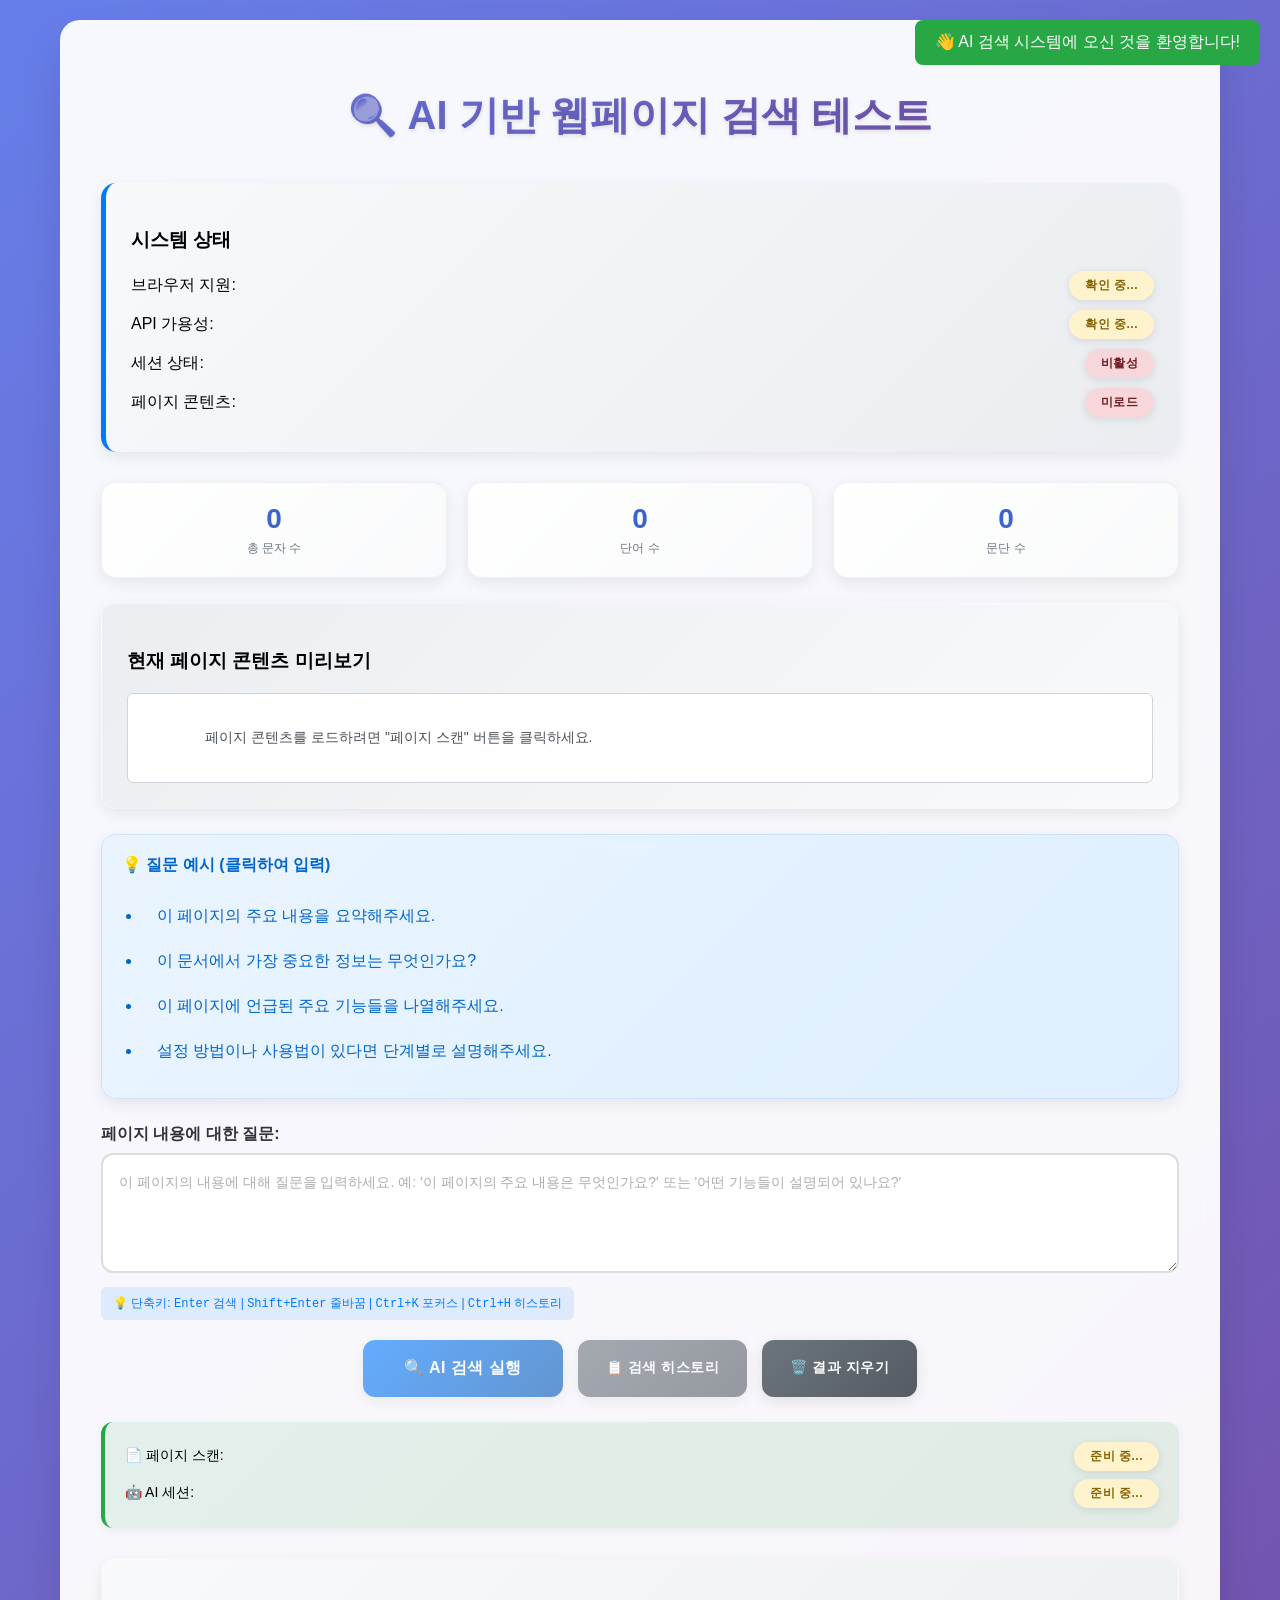
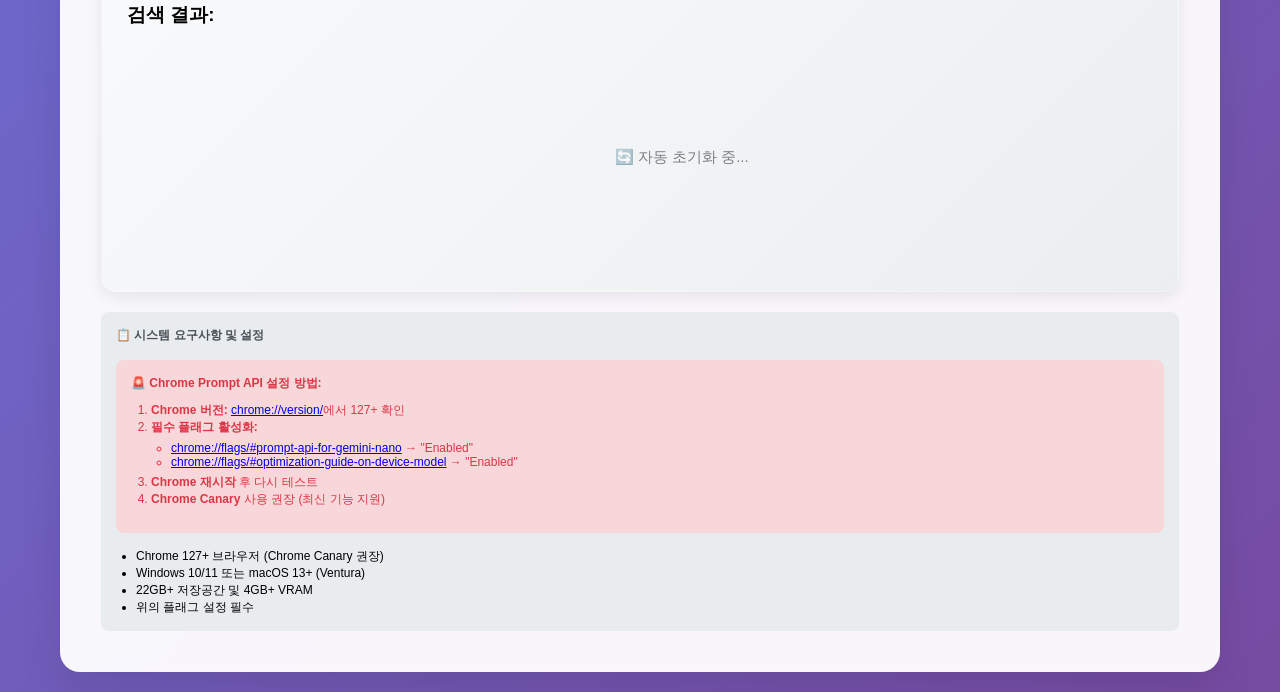
<file: ai-search-test.html>
<!DOCTYPE html>
<html lang="ko">
<head>
    <meta charset="UTF-8">
    <meta name="viewport" content="width=device-width, initial-scale=1.0">
    <title>AI 기반 웹페이지 검색 테스트</title>
    <style>
        :root {
            --primary-color: #007bff;
            --primary-hover: #0056b3;
            --success-color: #28a745;
            --success-hover: #1e7e34;
            --warning-color: #ffc107;
            --danger-color: #dc3545;
            --secondary-color: #6c757d;
            --light-bg: #f8f9fa;
            --dark-bg: #343a40;
            --text-color: #333;
            --border-color: #ddd;
            --shadow: 0 4px 6px rgba(0, 0, 0, 0.1);
            --transition: all 0.3s ease;
        }
        
        * {
            box-sizing: border-box;
        }
        
        body {
            font-family: 'Segoe UI', Tahoma, Geneva, Verdana, sans-serif;
            max-width: 1200px;
            margin: 0 auto;
            padding: 20px;
            background: linear-gradient(135deg, #667eea 0%, #764ba2 100%);
            min-height: 100vh;
            transition: var(--transition);
        }
        
        .container {
            background: rgba(255, 255, 255, 0.95);
            backdrop-filter: blur(10px);
            border-radius: 20px;
            padding: 40px;
            box-shadow: 0 20px 40px rgba(0, 0, 0, 0.1);
            border: 1px solid rgba(255, 255, 255, 0.2);
            transition: var(--transition);
        }
        
        .container:hover {
            transform: translateY(-2px);
            box-shadow: 0 25px 50px rgba(0, 0, 0, 0.15);
        }
        
        h1 {
            background: linear-gradient(135deg, #667eea, #764ba2);
            -webkit-background-clip: text;
            -webkit-text-fill-color: transparent;
            background-clip: text;
            text-align: center;
            margin-bottom: 40px;
            font-size: 2.5em;
            font-weight: 700;
            text-shadow: 0 2px 4px rgba(0, 0, 0, 0.1);
            animation: titleGlow 3s ease-in-out infinite alternate;
        }
        
        @keyframes titleGlow {
            from { filter: brightness(1); }
            to { filter: brightness(1.1); }
        }
        
        .status-section {
            background: linear-gradient(135deg, rgba(248, 249, 250, 0.9), rgba(233, 236, 239, 0.9));
            border-radius: 15px;
            padding: 25px;
            margin-bottom: 30px;
            border-left: 5px solid var(--primary-color);
            box-shadow: 0 5px 15px rgba(0, 0, 0, 0.08);
            transition: var(--transition);
        }
        
        .status-section:hover {
            transform: translateX(5px);
            box-shadow: 0 8px 25px rgba(0, 0, 0, 0.12);
        }
        
        .status-item {
            display: flex;
            justify-content: space-between;
            align-items: center;
            margin-bottom: 10px;
        }
        
        .status-badge {
            padding: 6px 16px;
            border-radius: 25px;
            font-size: 12px;
            font-weight: bold;
            transition: var(--transition);
            box-shadow: 0 2px 8px rgba(0, 0, 0, 0.1);
            text-transform: uppercase;
            letter-spacing: 0.5px;
        }
        
        .status-badge:hover {
            transform: scale(1.05);
        }
        
        .status-available {
            background: #d4edda;
            color: #155724;
        }
        
        .status-unavailable {
            background: #f8d7da;
            color: #721c24;
        }
        
        .status-checking {
            background: #fff3cd;
            color: #856404;
        }
        
        .content-section {
            background: linear-gradient(135deg, rgba(233, 236, 239, 0.9), rgba(248, 249, 250, 0.9));
            border-radius: 15px;
            padding: 25px;
            margin-bottom: 25px;
            max-height: 350px;
            overflow-y: auto;
            box-shadow: 0 5px 15px rgba(0, 0, 0, 0.08);
            backdrop-filter: blur(10px);
            border: 1px solid rgba(255, 255, 255, 0.2);
            transition: var(--transition);
        }
        
        .content-section:hover {
            box-shadow: 0 8px 25px rgba(0, 0, 0, 0.12);
        }
        
        .content-section::-webkit-scrollbar {
            width: 8px;
        }
        
        .content-section::-webkit-scrollbar-track {
            background: rgba(0, 0, 0, 0.1);
            border-radius: 10px;
        }
        
        .content-section::-webkit-scrollbar-thumb {
            background: var(--primary-color);
            border-radius: 10px;
        }
        
        .content-section::-webkit-scrollbar-thumb:hover {
            background: var(--primary-hover);
        }
        
        .content-preview {
            white-space: pre-wrap;
            word-wrap: break-word;
            font-size: 14px;
            line-height: 1.4;
            color: #495057;
            border: 1px solid #ced4da;
            border-radius: 6px;
            padding: 15px;
            background: white;
        }
        
        .search-section {
            margin-bottom: 30px;
        }
        
        .input-group {
            margin-bottom: 20px;
        }
        
        label {
            display: block;
            margin-bottom: 8px;
            font-weight: 600;
            color: #333;
        }
        
        textarea {
            width: 100%;
            padding: 16px;
            border: 2px solid var(--border-color);
            border-radius: 12px;
            font-size: 14px;
            resize: vertical;
            min-height: 120px;
            box-sizing: border-box;
            transition: var(--transition);
            background: rgba(255, 255, 255, 0.9);
            backdrop-filter: blur(5px);
            font-family: inherit;
            line-height: 1.6;
        }
        
        textarea:focus {
            outline: none;
            border-color: var(--primary-color);
            box-shadow: 0 0 0 3px rgba(0, 123, 255, 0.1);
            transform: scale(1.02);
        }
        
        textarea::placeholder {
            color: #999;
            opacity: 0.8;
        }
        
        .button-group {
            display: flex;
            gap: 15px;
            margin-bottom: 25px;
            flex-wrap: wrap;
            justify-content: center;
        }
        
        .btn-large {
            padding: 18px 36px;
            font-size: 16px;
            min-width: 200px;
            font-weight: 700;
        }
        
        .auto-init-status {
            background: linear-gradient(135deg, rgba(40, 167, 69, 0.1), rgba(34, 139, 34, 0.1));
            border-radius: 12px;
            padding: 20px;
            margin-bottom: 25px;
            border-left: 4px solid var(--success-color);
            box-shadow: 0 3px 10px rgba(0, 0, 0, 0.05);
        }
        
        .auto-init-status .status-item {
            display: flex;
            justify-content: space-between;
            align-items: center;
            margin-bottom: 8px;
            font-size: 14px;
        }
        
        .auto-init-status .status-item:last-child {
            margin-bottom: 0;
        }
        
        button {
            padding: 14px 28px;
            border: none;
            border-radius: 12px;
            font-size: 14px;
            font-weight: 600;
            cursor: pointer;
            transition: var(--transition);
            box-shadow: 0 4px 15px rgba(0, 0, 0, 0.1);
            position: relative;
            overflow: hidden;
            text-transform: uppercase;
            letter-spacing: 0.5px;
        }
        
        button::before {
            content: '';
            position: absolute;
            top: 0;
            left: -100%;
            width: 100%;
            height: 100%;
            background: linear-gradient(90deg, transparent, rgba(255, 255, 255, 0.3), transparent);
            transition: left 0.5s;
        }
        
        button:hover::before {
            left: 100%;
        }
        
        button:hover {
            transform: translateY(-2px);
            box-shadow: 0 8px 25px rgba(0, 0, 0, 0.2);
        }
        
        button:active {
            transform: translateY(0);
        }
        
        .btn-primary {
            background: linear-gradient(135deg, var(--primary-color), #0056b3);
            color: white;
        }
        
        .btn-primary:hover:not(:disabled) {
            background: linear-gradient(135deg, #0056b3, #004085);
        }
        
        .btn-secondary {
            background: linear-gradient(135deg, var(--secondary-color), #545b62);
            color: white;
        }
        
        .btn-secondary:hover:not(:disabled) {
            background: linear-gradient(135deg, #545b62, #495057);
        }
        
        .btn-success {
            background: linear-gradient(135deg, var(--success-color), #1e7e34);
            color: white;
        }
        
        .btn-success:hover:not(:disabled) {
            background: linear-gradient(135deg, #1e7e34, #155724);
        }
        
        button:disabled {
            opacity: 0.6;
            cursor: not-allowed;
        }
        
        .result-section {
            background: linear-gradient(135deg, rgba(248, 249, 250, 0.9), rgba(233, 236, 239, 0.9));
            border-radius: 15px;
            padding: 25px;
            min-height: 200px;
            box-shadow: 0 5px 15px rgba(0, 0, 0, 0.08);
            backdrop-filter: blur(10px);
            border: 1px solid rgba(255, 255, 255, 0.2);
            transition: var(--transition);
        }
        
        .result-section:hover {
            box-shadow: 0 8px 25px rgba(0, 0, 0, 0.12);
        }
        
        .result-content {
            white-space: pre-wrap;
            word-wrap: break-word;
            line-height: 1.7;
            color: var(--text-color);
            font-size: 15px;
        }
        
        .result-header {
            background: linear-gradient(135deg, var(--primary-color), #0056b3);
            color: white;
            padding: 12px 20px;
            border-radius: 10px;
            margin-bottom: 15px;
            font-weight: 600;
            display: flex;
            align-items: center;
            gap: 10px;
        }
        
        .result-actions {
            display: flex;
            gap: 10px;
            margin-top: 15px;
            padding-top: 15px;
            border-top: 1px solid rgba(0, 0, 0, 0.1);
        }
        
        .action-btn {
            padding: 8px 16px;
            font-size: 12px;
            border-radius: 20px;
            background: rgba(0, 123, 255, 0.1);
            color: var(--primary-color);
            border: 1px solid rgba(0, 123, 255, 0.2);
            cursor: pointer;
            transition: var(--transition);
        }
        
        .action-btn:hover {
            background: var(--primary-color);
            color: white;
            transform: translateY(-1px);
        }
        
        .loading {
            display: inline-block;
            width: 24px;
            height: 24px;
            border: 3px solid rgba(0, 123, 255, 0.1);
            border-top: 3px solid var(--primary-color);
            border-radius: 50%;
            animation: spin 1s linear infinite;
        }
        
        .typing-effect {
            border-right: 2px solid var(--primary-color);
            animation: blink 1s infinite;
        }
        
        @keyframes blink {
            0%, 50% { border-color: var(--primary-color); }
            51%, 100% { border-color: transparent; }
        }
        
        @keyframes spin {
            0% { transform: rotate(0deg); }
            100% { transform: rotate(360deg); }
        }
        
        .error {
            color: #dc3545;
            background: #f8d7da;
            padding: 15px;
            border-radius: 8px;
            margin: 10px 0;
        }
        
        .warning {
            color: #856404;
            background: #fff3cd;
            padding: 15px;
            border-radius: 8px;
            margin: 10px 0;
        }
        
        .success {
            color: #155724;
            background: #d4edda;
            padding: 15px;
            border-radius: 8px;
            margin: 10px 0;
        }
        
        .example-questions {
            background: linear-gradient(135deg, rgba(231, 243, 255, 0.9), rgba(219, 237, 255, 0.9));
            border-radius: 15px;
            padding: 20px;
            margin-bottom: 25px;
            box-shadow: 0 5px 15px rgba(0, 0, 0, 0.08);
            backdrop-filter: blur(10px);
            border: 1px solid rgba(0, 102, 204, 0.1);
            transition: var(--transition);
        }
        
        .example-questions:hover {
            box-shadow: 0 8px 25px rgba(0, 0, 0, 0.12);
        }
        
        .example-questions h4 {
            margin-top: 0;
            color: #0066cc;
        }
        
        .example-questions ul {
            margin-bottom: 0;
            padding-left: 20px;
        }
        
        .example-questions li {
            margin-bottom: 8px;
            cursor: pointer;
            color: #0066cc;
            padding: 8px 12px;
            border-radius: 8px;
            transition: var(--transition);
            border-left: 3px solid transparent;
        }
        
        .example-questions li:hover {
            background: rgba(0, 102, 204, 0.1);
            border-left-color: #0066cc;
            transform: translateX(5px);
            text-decoration: none;
        }
        
        .requirements {
            background: #e9ecef;
            border-radius: 8px;
            padding: 15px;
            margin-top: 20px;
            font-size: 12px;
        }
        
        .requirements h4 {
            margin-top: 0;
            color: #495057;
        }
        
        .requirements ul {
            margin-bottom: 0;
            padding-left: 20px;
        }
        
        /* 모달 스타일 */
        .modal {
            position: fixed;
            z-index: 1000;
            left: 0;
            top: 0;
            width: 100%;
            height: 100%;
            background-color: rgba(0, 0, 0, 0.5);
            backdrop-filter: blur(5px);
            animation: fadeIn 0.3s ease;
        }
        
        @keyframes fadeIn {
            from { opacity: 0; }
            to { opacity: 1; }
        }
        
        @keyframes slideIn {
            from { transform: translateX(100%); opacity: 0; }
            to { transform: translateX(0); opacity: 1; }
        }
        
        @keyframes slideOut {
            from { transform: translateX(0); opacity: 1; }
            to { transform: translateX(100%); opacity: 0; }
        }
        
        .modal-content {
            background: linear-gradient(135deg, rgba(255, 255, 255, 0.95), rgba(248, 249, 250, 0.95));
            margin: 5% auto;
            padding: 0;
            border-radius: 20px;
            width: 80%;
            max-width: 800px;
            max-height: 80vh;
            overflow: hidden;
            box-shadow: 0 20px 40px rgba(0, 0, 0, 0.2);
            backdrop-filter: blur(10px);
            border: 1px solid rgba(255, 255, 255, 0.2);
            animation: modalSlideIn 0.3s ease;
        }
        
        @keyframes modalSlideIn {
            from {
                transform: translateY(-50px);
                opacity: 0;
            }
            to {
                transform: translateY(0);
                opacity: 1;
            }
        }
        
        .modal-header {
            background: linear-gradient(135deg, var(--primary-color), #764ba2);
            color: white;
            padding: 20px 30px;
            display: flex;
            justify-content: space-between;
            align-items: center;
        }
        
        .modal-header h3 {
            margin: 0;
            font-size: 1.5em;
        }
        
        .close {
            color: white;
            font-size: 28px;
            font-weight: bold;
            cursor: pointer;
            border: none;
            background: none;
            padding: 0;
            width: 30px;
            height: 30px;
            display: flex;
            align-items: center;
            justify-content: center;
            border-radius: 50%;
            transition: var(--transition);
        }
        
        .close:hover {
            background: rgba(255, 255, 255, 0.2);
            transform: scale(1.1);
        }
        
        .history-list {
            max-height: 60vh;
            overflow-y: auto;
            padding: 20px;
        }
        
        .history-item {
            background: rgba(255, 255, 255, 0.8);
            border-radius: 12px;
            padding: 15px;
            margin-bottom: 15px;
            cursor: pointer;
            transition: var(--transition);
            border-left: 4px solid var(--primary-color);
            box-shadow: 0 2px 8px rgba(0, 0, 0, 0.05);
        }
        
        .history-item:hover {
            background: rgba(0, 123, 255, 0.1);
            transform: translateX(5px);
            box-shadow: 0 5px 15px rgba(0, 0, 0, 0.1);
        }
        
        .history-question {
            font-weight: 600;
            color: var(--primary-color);
            margin-bottom: 5px;
        }
        
        .history-time {
            font-size: 12px;
            color: #666;
            margin-bottom: 8px;
        }
        
        .history-answer-preview {
            color: #555;
            font-size: 14px;
            opacity: 0.8;
            line-height: 1.4;
        }
        
        .no-history {
            text-align: center;
            color: #666;
            font-style: italic;
            padding: 40px;
        }
        
        /* 반응형 디자인 */
        @media (max-width: 768px) {
            body {
                padding: 10px;
            }
            
            .container {
                padding: 20px;
            }
            
            .button-group {
                flex-direction: column;
            }
            
            button {
                width: 100%;
                margin-bottom: 10px;
            }
            
            .modal-content {
                width: 95%;
                margin: 10% auto;
            }
            
            .stats {
                grid-template-columns: repeat(auto-fit, minmax(120px, 1fr));
            }
        }
        
        /* 접근성 개선 */
        button:focus {
            outline: 3px solid rgba(0, 123, 255, 0.3);
            outline-offset: 2px;
        }
        
        textarea:focus {
            outline: 3px solid rgba(0, 123, 255, 0.3);
            outline-offset: 2px;
        }
        
        .history-item:focus {
            outline: 3px solid rgba(0, 123, 255, 0.3);
            outline-offset: 2px;
        }
        
        /* 키보드 내비게이션 */
        .keyboard-hint {
            background: rgba(0, 123, 255, 0.1);
            color: var(--primary-color);
            padding: 8px 12px;
            border-radius: 6px;
            font-size: 12px;
            margin-top: 10px;
            display: inline-block;
        }
        
        .stats {
            display: grid;
            grid-template-columns: repeat(auto-fit, minmax(180px, 1fr));
            gap: 20px;
            margin-bottom: 25px;
        }
        
        .stat-card {
            background: linear-gradient(135deg, rgba(255, 255, 255, 0.9), rgba(248, 249, 250, 0.9));
            border: 1px solid rgba(222, 226, 230, 0.5);
            border-radius: 15px;
            padding: 20px;
            text-align: center;
            box-shadow: 0 5px 15px rgba(0, 0, 0, 0.08);
            backdrop-filter: blur(10px);
            transition: var(--transition);
        }
        
        .stat-card:hover {
            transform: translateY(-5px);
            box-shadow: 0 15px 30px rgba(0, 0, 0, 0.15);
        }
        
        .stat-number {
            font-size: 28px;
            font-weight: 700;
            background: linear-gradient(135deg, var(--primary-color), #764ba2);
            -webkit-background-clip: text;
            -webkit-text-fill-color: transparent;
            background-clip: text;
            margin-bottom: 5px;
        }
        
        .stat-label {
            font-size: 12px;
            color: #6c757d;
            margin-top: 5px;
        }
    </style>
</head>
<body>
    <div class="container">
        <h1>🔍 AI 기반 웹페이지 검색 테스트</h1>
        
        <!-- API 상태 확인 섹션 -->
        <div class="status-section">
            <h3>시스템 상태</h3>
            <div class="status-item">
                <span>브라우저 지원:</span>
                <span id="browserStatus" class="status-badge status-checking">확인 중...</span>
            </div>
            <div class="status-item">
                <span>API 가용성:</span>
                <span id="apiStatus" class="status-badge status-checking">확인 중...</span>
            </div>
            <div class="status-item">
                <span>세션 상태:</span>
                <span id="sessionStatus" class="status-badge status-unavailable">비활성</span>
            </div>
            <div class="status-item">
                <span>페이지 콘텐츠:</span>
                <span id="contentStatus" class="status-badge status-unavailable">미로드</span>
            </div>
        </div>
        
        <!-- 콘텐츠 통계 -->
        <div class="stats">
            <div class="stat-card">
                <div class="stat-number" id="charCount">0</div>
                <div class="stat-label">총 문자 수</div>
            </div>
            <div class="stat-card">
                <div class="stat-number" id="wordCount">0</div>
                <div class="stat-label">단어 수</div>
            </div>
            <div class="stat-card">
                <div class="stat-number" id="paragraphCount">0</div>
                <div class="stat-label">문단 수</div>
            </div>
        </div>
        
        <!-- 페이지 콘텐츠 미리보기 -->
        <div class="content-section">
            <h3>현재 페이지 콘텐츠 미리보기</h3>
            <div id="contentPreview" class="content-preview">
                페이지 콘텐츠를 로드하려면 "페이지 스캔" 버튼을 클릭하세요.
            </div>
        </div>
        
        <!-- 검색 섹션 -->
        <div class="search-section">
            <div class="example-questions">
                <h4>💡 질문 예시 (클릭하여 입력)</h4>
                <ul>
                    <li onclick="setQuestion('이 페이지의 주요 내용을 요약해주세요.')">이 페이지의 주요 내용을 요약해주세요.</li>
                    <li onclick="setQuestion('이 문서에서 가장 중요한 정보는 무엇인가요?')">이 문서에서 가장 중요한 정보는 무엇인가요?</li>
                    <li onclick="setQuestion('이 페이지에 언급된 주요 기능들을 나열해주세요.')">이 페이지에 언급된 주요 기능들을 나열해주세요.</li>
                    <li onclick="setQuestion('설정 방법이나 사용법이 있다면 단계별로 설명해주세요.')">설정 방법이나 사용법이 있다면 단계별로 설명해주세요.</li>
                </ul>
            </div>
            
            <div class="input-group">
                <label for="searchQuery">페이지 내용에 대한 질문:</label>
                <textarea 
                    id="searchQuery" 
                    placeholder="이 페이지의 내용에 대해 질문을 입력하세요. 예: '이 페이지의 주요 내용은 무엇인가요?' 또는 '어떤 기능들이 설명되어 있나요?'"
                    maxlength="500"
                ></textarea>
                <div class="keyboard-hint">
                    💡 단축키: <kbd>Enter</kbd> 검색 | <kbd>Shift+Enter</kbd> 줄바꿈 | <kbd>Ctrl+K</kbd> 포커스 | <kbd>Ctrl+H</kbd> 히스토리
                </div>
            </div>
            
            <div class="button-group">
                <button id="searchBtn" class="btn-primary btn-large" disabled>🔍 AI 검색 실행</button>
                <button id="historyBtn" class="btn-secondary" disabled>📋 히스토리</button>
                <button id="clearBtn" class="btn-secondary">🗑️ 결과 지우기</button>
            </div>
            
            <!-- 자동 초기화 상태 표시 -->
            <div id="autoInitStatus" class="auto-init-status">
                <div class="status-item">
                    <span>📄 페이지 스캔:</span>
                    <span id="autoScanStatus" class="status-badge status-checking">준비 중...</span>
                </div>
                <div class="status-item">
                    <span>🤖 AI 세션:</span>
                    <span id="autoSessionStatus" class="status-badge status-checking">준비 중...</span>
                </div>
            </div>
            
            <!-- 검색 히스토리 모달 -->
            <div id="historyModal" class="modal" style="display: none;">
                <div class="modal-content">
                    <div class="modal-header">
                        <h3>📋 검색 히스토리</h3>
                        <span class="close" onclick="closeHistoryModal()">&times;</span>
                    </div>
                    <div id="historyList" class="history-list"></div>
                </div>
            </div>
        </div>
        
        <!-- 검색 결과 섹션 -->
        <div class="result-section">
            <h3>검색 결과:</h3>
            <div id="searchResult" class="result-content">
                <div style="text-align: center; padding: 20px; opacity: 0.6;">
                    🔄 자동 초기화 중...
                </div>
            </div>
        </div>
        
        <!-- 시스템 요구사항 안내 -->
        <div class="requirements">
            <h4>📋 시스템 요구사항 및 설정</h4>
            <div class="error" style="margin-bottom: 15px;">
                <strong>🚨 Chrome Prompt API 설정 방법:</strong>
                <ol style="margin: 10px 0; padding-left: 20px;">
                    <li><strong>Chrome 버전:</strong> <a href="chrome://version/" target="_blank">chrome://version/</a>에서 127+ 확인</li>
                    <li><strong>필수 플래그 활성화:</strong>
                        <ul style="margin: 5px 0;">
                            <li><a href="chrome://flags/#prompt-api-for-gemini-nano" target="_blank">chrome://flags/#prompt-api-for-gemini-nano</a> → "Enabled"</li>
                            <li><a href="chrome://flags/#optimization-guide-on-device-model" target="_blank">chrome://flags/#optimization-guide-on-device-model</a> → "Enabled"</li>
                        </ul>
                    </li>
                    <li><strong>Chrome 재시작</strong> 후 다시 테스트</li>
                    <li><strong>Chrome Canary</strong> 사용 권장 (최신 기능 지원)</li>
                </ol>
            </div>
            <ul>
                <li>Chrome 127+ 브라우저 (Chrome Canary 권장)</li>
                <li>Windows 10/11 또는 macOS 13+ (Ventura)</li>
                <li>22GB+ 저장공간 및 4GB+ VRAM</li>
                <li>위의 플래그 설정 필수</li>
            </ul>
        </div>
    </div>

    <script>
        // 전역 변수
        let session = null;
        let isProcessing = false;
        let pageContent = '';
        let searchHistory = JSON.parse(localStorage.getItem('aiSearchHistory') || '[]');
        let currentStreamController = null;
        
        // DOM 요소 참조
        const elements = {
            browserStatus: document.getElementById('browserStatus'),
            apiStatus: document.getElementById('apiStatus'),
            sessionStatus: document.getElementById('sessionStatus'),
            contentStatus: document.getElementById('contentStatus'),
            contentPreview: document.getElementById('contentPreview'),
            searchQuery: document.getElementById('searchQuery'),
            searchBtn: document.getElementById('searchBtn'),
            autoScanStatus: document.getElementById('autoScanStatus'),
            autoSessionStatus: document.getElementById('autoSessionStatus'),
            clearBtn: document.getElementById('clearBtn'),
            historyBtn: document.getElementById('historyBtn'),
            searchResult: document.getElementById('searchResult'),
            charCount: document.getElementById('charCount'),
            wordCount: document.getElementById('wordCount'),
            paragraphCount: document.getElementById('paragraphCount'),
            historyModal: document.getElementById('historyModal'),
            historyList: document.getElementById('historyList')
        };
        
        // 상태 업데이트 함수
        function updateStatus(element, status, text) {
            element.className = `status-badge status-${status}`;
            element.textContent = text;
        }
        
        // 타이핑 효과 함수
        function typeWriter(element, text, speed = 30) {
            return new Promise((resolve) => {
                element.innerHTML = '';
                element.classList.add('typing-effect');
                let i = 0;
                
                function type() {
                    if (i < text.length) {
                        element.innerHTML += text.charAt(i);
                        i++;
                        setTimeout(type, speed);
                    } else {
                        element.classList.remove('typing-effect');
                        resolve();
                    }
                }
                type();
            });
        }
        
        // 로그 출력 함수 (개선됨)
        function log(message, type = 'info', useTyping = false) {
            const timestamp = new Date().toLocaleTimeString();
            const logMessage = `[${timestamp}] ${message}`;
            
            if (type === 'error') {
                elements.searchResult.innerHTML = `<div class="error">${logMessage}</div>`;
            } else if (type === 'warning') {
                elements.searchResult.innerHTML = `<div class="warning">${logMessage}</div>`;
            } else if (type === 'success') {
                elements.searchResult.innerHTML = `<div class="success">${logMessage}</div>`;
            } else {
                if (useTyping) {
                    typeWriter(elements.searchResult, logMessage);
                } else {
                    elements.searchResult.textContent = logMessage;
                }
            }
            console.log(logMessage);
        }
        
        // 검색 히스토리 관리
        function addToHistory(question, answer) {
            const historyItem = {
                id: Date.now(),
                timestamp: new Date().toLocaleString(),
                question: question,
                answer: answer,
                pageUrl: window.location.href
            };
            
            searchHistory.unshift(historyItem);
            if (searchHistory.length > 20) {
                searchHistory = searchHistory.slice(0, 20);
            }
            
            localStorage.setItem('aiSearchHistory', JSON.stringify(searchHistory));
            updateHistoryButton();
        }
        
        function updateHistoryButton() {
            if (searchHistory.length > 0) {
                elements.historyBtn.disabled = false;
                elements.historyBtn.innerHTML = `📋 히스토리 (${searchHistory.length})`;
            } else {
                elements.historyBtn.disabled = true;
                elements.historyBtn.innerHTML = '📋 검색 히스토리';
            }
        }
        
        function showHistoryModal() {
            const historyHTML = searchHistory.map(item => `
                <div class="history-item" onclick="loadHistoryItem(${item.id})">
                    <div class="history-question">❓ ${item.question}</div>
                    <div class="history-time">${item.timestamp}</div>
                    <div class="history-answer-preview">${item.answer.substring(0, 100)}...</div>
                </div>
            `).join('');
            
            elements.historyList.innerHTML = historyHTML || '<div class="no-history">검색 히스토리가 없습니다.</div>';
            elements.historyModal.style.display = 'block';
        }
        
        function closeHistoryModal() {
            elements.historyModal.style.display = 'none';
        }
        
        function loadHistoryItem(id) {
            const item = searchHistory.find(h => h.id === id);
            if (item) {
                elements.searchQuery.value = item.question;
                elements.searchResult.innerHTML = `
                    <div class="result-header">
                        🔍 질문: ${item.question}
                        <small style="margin-left: auto; opacity: 0.8;">${item.timestamp}</small>
                    </div>
                    <div class="result-content">${item.answer}</div>
                    <div class="result-actions">
                        <button class="action-btn" onclick="copyToClipboard('${item.answer.replace(/'/g, "\\'")}')">📋 복사</button>
                        <button class="action-btn" onclick="shareResult('${item.question.replace(/'/g, "\\'")}')">🔗 공유</button>
                    </div>
                `;
                closeHistoryModal();
            }
        }
        
        // 브라우저 지원 확인 (자동화)
        async function checkBrowserSupport() {
            if (typeof LanguageModel === 'undefined') {
                updateStatus(elements.browserStatus, 'unavailable', '미지원');
                showToast('❌ Chrome 127+ 및 Prompt API 플래그 설정이 필요합니다.');
                return false;
            }
            
            if (typeof LanguageModel.availability !== 'function') {
                updateStatus(elements.browserStatus, 'unavailable', '미지원');
                showToast('❌ LanguageModel API를 찾을 수 없습니다.');
                return false;
            }

            updateStatus(elements.browserStatus, 'available', '지원됨');
            return true;
        }
        
        // API 가용성 확인 (자동화)
        async function checkApiAvailability() {
            try {
                updateStatus(elements.apiStatus, 'checking', '확인 중...');
                
                const availability = await LanguageModel.availability();
                
                if (availability === 'available') {
                    updateStatus(elements.apiStatus, 'available', '사용 가능');
                    return true;
                } else if (availability === 'downloadable') {
                    updateStatus(elements.apiStatus, 'unavailable', '다운로드 필요');
                    showToast('📦 AI 모델 다운로드가 필요합니다. 자동으로 시작됩니다...');
                    return true;
                } else if (availability === 'downloading') {
                    updateStatus(elements.apiStatus, 'checking', '다운로드 중');
                    showToast('📦 AI 모델 다운로드 중입니다. 잠시만 기다려주세요...');
                    return false;
                } else {
                    updateStatus(elements.apiStatus, 'unavailable', '사용 불가');
                    showToast('❌ API를 사용할 수 없습니다.');
                    return false;
                }
            } catch (error) {
                updateStatus(elements.apiStatus, 'unavailable', '오류');
                showToast(`❌ API 확인 오류: ${error.message}`);
                return false;
            }
        }
        
        // 페이지 콘텐츠 스캔 (자동화)
        async function scanPageContent() {
            try {
                updateStatus(elements.autoScanStatus, 'checking', '스캔 중...');
                
                // 현재 페이지의 모든 텍스트 콘텐츠 추출
                pageContent = document.body.innerText || document.body.textContent || '';
                
                // HTML 태그나 스크립트 제거를 위한 추가 정리
                pageContent = pageContent
                    .replace(/\s+/g, ' ') // 연속된 공백을 하나로
                    .replace(/\n{3,}/g, '\n\n') // 연속된 줄바꿈 정리
                    .trim();
                
                if (pageContent.length > 0) {
                    updateStatus(elements.contentStatus, 'available', '로드됨');
                    updateStatus(elements.autoScanStatus, 'available', '완료');
                    
                    // 통계 업데이트
                    const charCount = pageContent.length;
                    const wordCount = pageContent.split(/\s+/).filter(word => word.length > 0).length;
                    const paragraphCount = pageContent.split(/\n\s*\n/).filter(p => p.trim().length > 0).length;
                    
                    elements.charCount.textContent = charCount.toLocaleString();
                    elements.wordCount.textContent = wordCount.toLocaleString();
                    elements.paragraphCount.textContent = paragraphCount.toLocaleString();
                    
                    // 콘텐츠 미리보기 (처음 1000자)
                    const preview = pageContent.length > 1000 ? 
                        pageContent.substring(0, 1000) + '...\n\n[콘텐츠가 더 있습니다]' : 
                        pageContent;
                    elements.contentPreview.textContent = preview;
                    
                    return true;
                } else {
                    updateStatus(elements.contentStatus, 'unavailable', '콘텐츠 없음');
                    updateStatus(elements.autoScanStatus, 'unavailable', '실패');
                    showToast('⚠️ 페이지에서 콘텐츠를 찾을 수 없습니다.');
                    return false;
                }
            } catch (error) {
                updateStatus(elements.contentStatus, 'unavailable', '오류');
                updateStatus(elements.autoScanStatus, 'unavailable', '오류');
                showToast(`❌ 페이지 스캔 오류: ${error.message}`);
                return false;
            }
        }
        
        // 세션 초기화 (자동화)
        async function initializeSession() {
            try {
                updateStatus(elements.sessionStatus, 'checking', '초기화 중...');
                updateStatus(elements.autoSessionStatus, 'checking', '초기화 중...');
                
                // 기존 세션 정리
                if (session) {
                    try {
                        await session.destroy();
                    } catch (e) {
                        console.warn('기존 세션 정리 중 오류:', e);
                    }
                }
                
                // 새 세션 생성
                session = await LanguageModel.create();
                
                if (session) {
                    updateStatus(elements.sessionStatus, 'available', '활성');
                    updateStatus(elements.autoSessionStatus, 'available', '준비 완료');
                    
                    // 페이지 콘텐츠가 있으면 검색 버튼 활성화
                    if (pageContent.length > 0) {
                        elements.searchBtn.disabled = false;
                        showToast('✅ AI 검색 준비 완료! 이제 질문해보세요.');
                    }
                    return true;
                } else {
                    throw new Error('세션 생성 실패');
                }
            } catch (error) {
                updateStatus(elements.sessionStatus, 'unavailable', '오류');
                updateStatus(elements.autoSessionStatus, 'unavailable', '실패');
                showToast(`❌ 세션 초기화 실패: ${error.message}`);
                return false;
            }
        }
        
        // 결과 복사 함수
        function copyToClipboard(text) {
            navigator.clipboard.writeText(text).then(() => {
                showToast('📋 클립보드에 복사되었습니다!');
            }).catch(() => {
                showToast('❌ 복사에 실패했습니다.');
            });
        }
        
        // 결과 공유 함수
        function shareResult(question) {
            const shareText = `AI 검색 질문: ${question}\n페이지: ${window.location.href}`;
            if (navigator.share) {
                navigator.share({
                    title: 'AI 검색 결과',
                    text: shareText
                });
            } else {
                copyToClipboard(shareText);
                showToast('🔗 공유 링크가 클립보드에 복사되었습니다!');
            }
        }
        
        // 토스트 메시지 표시
        function showToast(message) {
            const toast = document.createElement('div');
            toast.className = 'toast';
            toast.textContent = message;
            toast.style.cssText = `
                position: fixed;
                top: 20px;
                right: 20px;
                background: var(--success-color);
                color: white;
                padding: 12px 20px;
                border-radius: 8px;
                z-index: 1000;
                animation: slideIn 0.3s ease;
            `;
            
            document.body.appendChild(toast);
            setTimeout(() => {
                toast.style.animation = 'slideOut 0.3s ease';
                setTimeout(() => document.body.removeChild(toast), 300);
            }, 3000);
        }
        
        // AI 기반 검색 실행 (개선됨)
        async function performSearch() {
            if (!session || !pageContent || isProcessing) {
                return;
            }
            
            const query = elements.searchQuery.value.trim();
            if (!query) {
                log('검색할 질문을 입력해주세요.', 'warning');
                return;
            }
            
            try {
                isProcessing = true;
                elements.searchBtn.disabled = true;
                elements.searchBtn.innerHTML = '<span class="loading"></span> 🧠 분석 중...';
                
                log(`🔍 AI 검색 실행: "${query}"`);
                
                // 로딩 애니메이션과 함께 메시지 표시
                elements.searchResult.innerHTML = `
                    <div class="result-header">
                        <span class="loading"></span>
                        AI가 페이지 내용을 분석하여 답변을 생성하고 있습니다...
                    </div>
                    <div class="result-content" style="font-style: italic; opacity: 0.7;">
                        💭 페이지 콘텐츠 분석 중...<br>
                        🧠 질문 이해 및 답변 생성 중...<br>
                        ⏳ 잠시만 기다려주세요...
                    </div>
                `;
                
                // 컨텍스트와 질문을 조합한 프롬프트 생성
                const prompt = `다음은 웹페이지의 콘텐츠입니다:

=== 페이지 콘텐츠 시작 ===
${pageContent}
=== 페이지 콘텐츠 끝 ===

위 페이지 콘텐츠를 바탕으로 다음 질문에 답변해주세요:

질문: ${query}

답변은 한국어로 작성하고, 페이지의 실제 내용을 근거로 정확하고 유용한 정보를 제공해주세요. 페이지에 관련 정보가 없다면 그렇다고 명시해주세요. 답변은 명확하고 구조화된 형식으로 작성해주세요.`;
                
                const result = await session.prompt(prompt);
                
                // 결과를 타이핑 효과와 함께 표시
                elements.searchResult.innerHTML = `
                    <div class="result-header">
                        🔍 질문: ${query}
                        <small style="margin-left: auto; opacity: 0.8;">${new Date().toLocaleString()}</small>
                    </div>
                    <div class="result-content" id="typingResult"></div>
                    <div class="result-actions">
                        <button class="action-btn" onclick="copyToClipboard('${result.replace(/'/g, "\\'")}')">📋 복사</button>
                        <button class="action-btn" onclick="shareResult('${query.replace(/'/g, "\\'")}')">🔗 공유</button>
                        <button class="action-btn" onclick="elements.searchQuery.value = ''; elements.searchQuery.focus()">🔄 새 질문</button>
                    </div>
                `;
                
                // 타이핑 효과로 결과 표시
                await typeWriter(document.getElementById('typingResult'), result, 20);
                
                // 히스토리에 추가
                addToHistory(query, result);
                
            } catch (error) {
                log(`❌ AI 검색 중 오류: ${error.message}`, 'error');
            } finally {
                isProcessing = false;
                elements.searchBtn.disabled = false;
                elements.searchBtn.innerHTML = '🔍 AI 검색 실행';
            }
        }
        
        // 결과 지우기 (개선됨)
        function clearResults() {
            elements.searchResult.innerHTML = `
                <div class="result-content" style="text-align: center; opacity: 0.6;">
                    🗑️ 결과가 지워졌습니다.<br>
                    <small>새로운 질문을 입력해보세요!</small>
                </div>
            `;
            elements.searchQuery.value = '';
            elements.searchQuery.focus();
            log('🗑️ 검색 결과를 지웠습니다.', 'info', true);
        }
        
        // 예시 질문 설정
        function setQuestion(question) {
            elements.searchQuery.value = question;
            elements.searchQuery.focus();
        }
        
        
        // 전역 함수로 노출
        window.setQuestion = setQuestion;
        window.closeHistoryModal = closeHistoryModal;
        window.loadHistoryItem = loadHistoryItem;
        window.copyToClipboard = copyToClipboard;
        window.shareResult = shareResult;
        
        // 자동 초기화 시스템
        async function autoInitialize() {
            showToast('🚀 자동 초기화를 시작합니다...');
            
            // 1. 브라우저 지원 확인
            const browserSupported = await checkBrowserSupport();
            if (!browserSupported) return false;
            
            // 2. API 가용성 확인
            const apiAvailable = await checkApiAvailability();
            if (!apiAvailable) return false;
            
            // 3. 페이지 콘텐츠 스캔
            const contentScanned = await scanPageContent();
            if (!contentScanned) return false;
            
            // 4. AI 세션 초기화
            const sessionInitialized = await initializeSession();
            if (!sessionInitialized) return false;
            
            return true;
        }
        
        // 이벤트 리스너 등록
        elements.searchBtn.addEventListener('click', performSearch);
        elements.historyBtn.addEventListener('click', showHistoryModal);
        elements.clearBtn.addEventListener('click', clearResults);
        
        // 모달 외부 클릭 시 닫기
        elements.historyModal.addEventListener('click', (e) => {
            if (e.target === elements.historyModal) {
                closeHistoryModal();
            }
        });
        
        // 키보드 단축키
        document.addEventListener('keydown', (e) => {
            // ESC로 모달 닫기
            if (e.key === 'Escape' && elements.historyModal.style.display === 'block') {
                closeHistoryModal();
            }
            
            // Ctrl+H로 히스토리 열기
            if (e.ctrlKey && e.key === 'h' && !elements.historyBtn.disabled) {
                e.preventDefault();
                showHistoryModal();
            }
            
            // Ctrl+Enter로 검색
            if (e.ctrlKey && e.key === 'Enter' && !elements.searchBtn.disabled) {
                e.preventDefault();
                performSearch();
            }
            
            // Ctrl+K로 검색창 포커스
            if (e.ctrlKey && e.key === 'k') {
                e.preventDefault();
                elements.searchQuery.focus();
            }
        });
        
        // 검색창 키보드 이벤트
        elements.searchQuery.addEventListener('keydown', (e) => {
            // Ctrl+Enter로 검색
            if (e.ctrlKey && e.key === 'Enter') {
                e.preventDefault();
                performSearch();
            }
            
            // Enter만으로도 검색 (Shift+Enter는 줄바꿈)
            if (e.key === 'Enter' && !e.shiftKey && !e.ctrlKey) {
                e.preventDefault();
                performSearch();
            }
        });
        
        // 검색창 입력 이벤트 (실시간 문자 수 체크)
        elements.searchQuery.addEventListener('input', (e) => {
            const length = e.target.value.length;
            if (length > 500) {
                showToast('⚠️ 질문이 너무 깁니다. 500자 이내로 작성해주세요.');
            }
        });
        
        // 페이지 로드 시 초기화 (자동화)
        document.addEventListener('DOMContentLoaded', async () => {
            // 히스토리 버튼 상태 업데이트
            updateHistoryButton();
            
            // 환영 메시지
            showToast('👋 AI 검색 시스템에 오신 것을 환영합니다!');
            
            // 자동 초기화 시작
            setTimeout(async () => {
                const success = await autoInitialize();
                if (success) {
                    // 검색창에 포커스
                    elements.searchQuery.focus();
                    // 간단한 사용법 표시
                    elements.searchResult.innerHTML = `
                        <div class="result-content" style="text-align: center; padding: 30px;">
                            <h3 style="color: var(--success-color); margin-bottom: 20px;">✅ 준비 완료!</h3>
                            <p style="font-size: 16px; line-height: 1.6; color: #666;">
                                이제 아래 질문 입력창에 이 페이지에 대한 질문을 입력하고<br>
                                <strong>"🔍 AI 검색 실행"</strong> 버튼을 누르세요!
                            </p>
                            <div style="margin-top: 20px; font-size: 14px; opacity: 0.8;">
                                혼: Enter 키로도 바로 검색 가능 🚀
                            </div>
                        </div>
                    `;
                }
            }, 1500);
        });
        
        // 페이지 언로드 시 세션 정리
        window.addEventListener('beforeunload', () => {
            if (session) {
                session.destroy().catch(console.warn);
            }
        });
    </script>
</body>
</html>
</file>
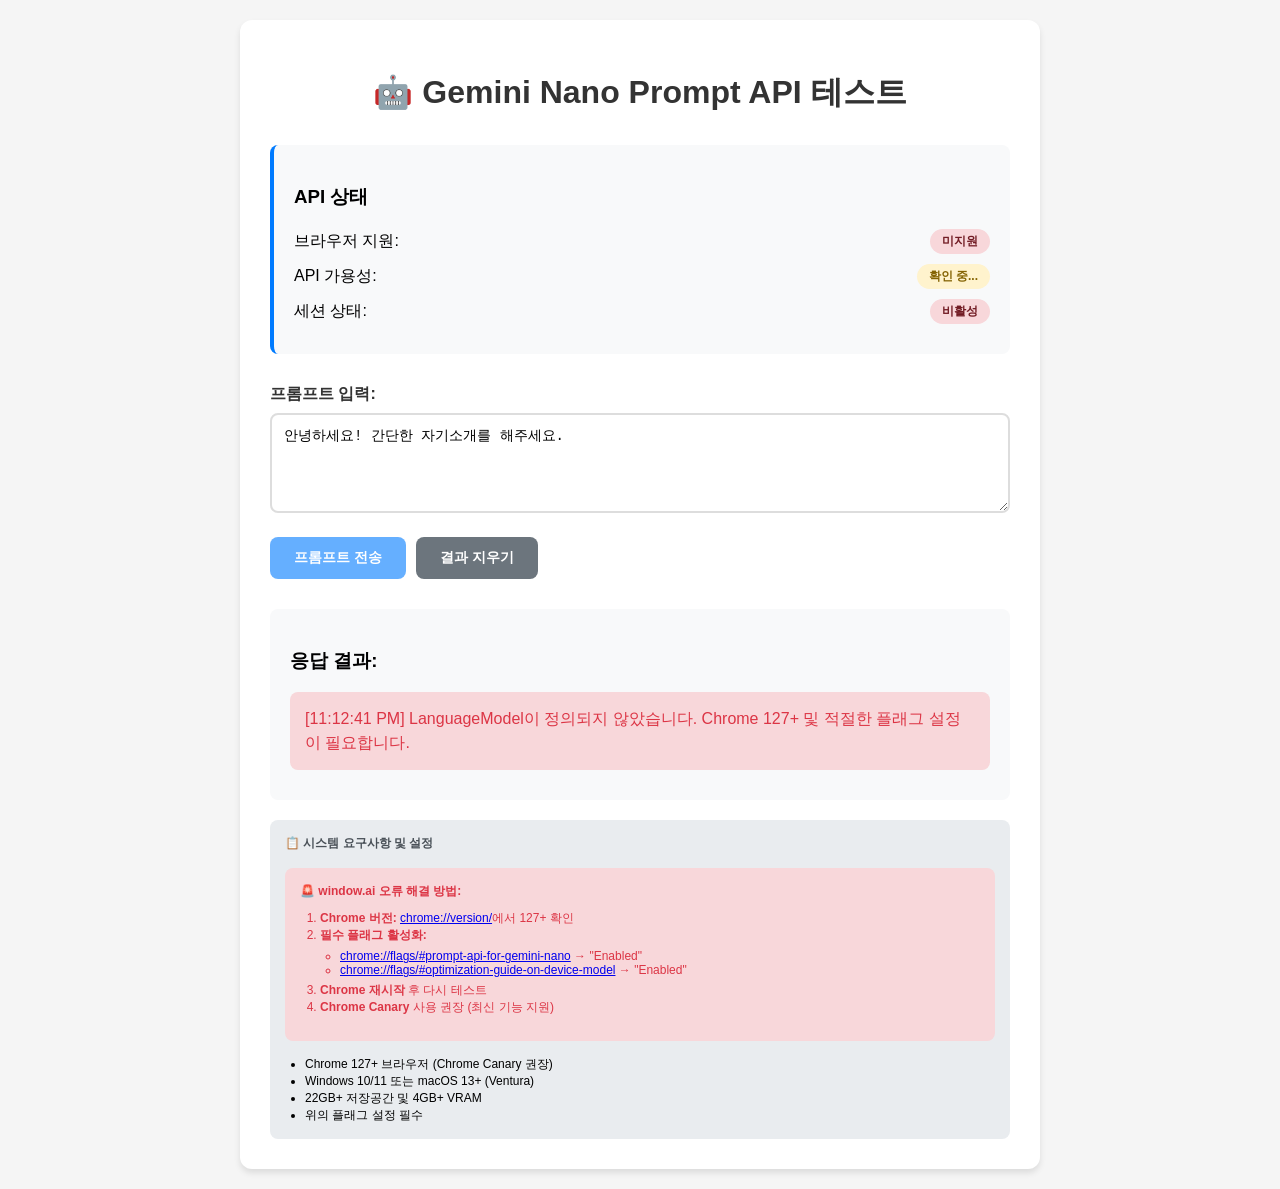
<file: gemini-nano-test.html>
<!DOCTYPE html>
<html lang="ko">
<head>
    <meta charset="UTF-8">
    <meta name="viewport" content="width=device-width, initial-scale=1.0">
    <title>Gemini Nano Prompt API 테스트</title>
    <style>
        body {
            font-family: 'Segoe UI', Tahoma, Geneva, Verdana, sans-serif;
            max-width: 800px;
            margin: 0 auto;
            padding: 20px;
            background-color: #f5f5f5;
        }
        
        .container {
            background: white;
            border-radius: 12px;
            padding: 30px;
            box-shadow: 0 4px 6px rgba(0, 0, 0, 0.1);
        }
        
        h1 {
            color: #333;
            text-align: center;
            margin-bottom: 30px;
        }
        
        .status-section {
            background: #f8f9fa;
            border-radius: 8px;
            padding: 20px;
            margin-bottom: 30px;
            border-left: 4px solid #007bff;
        }
        
        .status-item {
            display: flex;
            justify-content: space-between;
            align-items: center;
            margin-bottom: 10px;
        }
        
        .status-badge {
            padding: 4px 12px;
            border-radius: 20px;
            font-size: 12px;
            font-weight: bold;
        }
        
        .status-available {
            background: #d4edda;
            color: #155724;
        }
        
        .status-unavailable {
            background: #f8d7da;
            color: #721c24;
        }
        
        .status-checking {
            background: #fff3cd;
            color: #856404;
        }
        
        .input-section {
            margin-bottom: 30px;
        }
        
        .input-group {
            margin-bottom: 20px;
        }
        
        label {
            display: block;
            margin-bottom: 8px;
            font-weight: 600;
            color: #333;
        }
        
        textarea {
            width: 100%;
            padding: 12px;
            border: 2px solid #ddd;
            border-radius: 8px;
            font-size: 14px;
            resize: vertical;
            min-height: 100px;
            box-sizing: border-box;
        }
        
        textarea:focus {
            outline: none;
            border-color: #007bff;
        }
        
        .button-group {
            display: flex;
            gap: 10px;
            margin-bottom: 20px;
        }
        
        button {
            padding: 12px 24px;
            border: none;
            border-radius: 8px;
            font-size: 14px;
            font-weight: 600;
            cursor: pointer;
            transition: all 0.3s ease;
        }
        
        .btn-primary {
            background: #007bff;
            color: white;
        }
        
        .btn-primary:hover:not(:disabled) {
            background: #0056b3;
        }
        
        .btn-secondary {
            background: #6c757d;
            color: white;
        }
        
        .btn-secondary:hover:not(:disabled) {
            background: #545b62;
        }
        
        button:disabled {
            opacity: 0.6;
            cursor: not-allowed;
        }
        
        .output-section {
            background: #f8f9fa;
            border-radius: 8px;
            padding: 20px;
            min-height: 150px;
        }
        
        .output-content {
            white-space: pre-wrap;
            word-wrap: break-word;
            line-height: 1.5;
            color: #333;
        }
        
        .loading {
            display: inline-block;
            width: 20px;
            height: 20px;
            border: 3px solid #f3f3f3;
            border-top: 3px solid #007bff;
            border-radius: 50%;
            animation: spin 1s linear infinite;
        }
        
        @keyframes spin {
            0% { transform: rotate(0deg); }
            100% { transform: rotate(360deg); }
        }
        
        .error {
            color: #dc3545;
            background: #f8d7da;
            padding: 15px;
            border-radius: 8px;
            margin: 10px 0;
        }
        
        .warning {
            color: #856404;
            background: #fff3cd;
            padding: 15px;
            border-radius: 8px;
            margin: 10px 0;
        }
        
        .requirements {
            background: #e9ecef;
            border-radius: 8px;
            padding: 15px;
            margin-top: 20px;
            font-size: 12px;
        }
        
        .requirements h4 {
            margin-top: 0;
            color: #495057;
        }
        
        .requirements ul {
            margin-bottom: 0;
            padding-left: 20px;
        }
        
        /* 세션 초기화 버튼 숨기기 - 자동 초기화로 변경 */
        #initBtn {
            display: none;
        }
    </style>
</head>
<body>
    <div class="container">
        <h1>🤖 Gemini Nano Prompt API 테스트</h1>
        
        <!-- API 상태 확인 섹션 -->
        <div class="status-section">
            <h3>API 상태</h3>
            <div class="status-item">
                <span>브라우저 지원:</span>
                <span id="browserStatus" class="status-badge status-checking">확인 중...</span>
            </div>
            <div class="status-item">
                <span>API 가용성:</span>
                <span id="apiStatus" class="status-badge status-checking">확인 중...</span>
            </div>
            <div class="status-item">
                <span>세션 상태:</span>
                <span id="sessionStatus" class="status-badge status-unavailable">비활성</span>
            </div>
        </div>
        
        <!-- 프롬프트 입력 섹션 -->
        <div class="input-section">
            <div class="input-group">
                <label for="promptInput">프롬프트 입력:</label>
                <textarea 
                    id="promptInput" 
                    placeholder="여기에 질문이나 요청을 입력하세요. 예: '간단한 시를 써주세요' 또는 'JavaScript의 장점을 설명해주세요'"
                >안녕하세요! 간단한 자기소개를 해주세요.</textarea>
            </div>
            
            <div class="button-group">
                <button id="initBtn" class="btn-secondary">세션 초기화</button>
                <button id="sendBtn" class="btn-primary" disabled>프롬프트 전송</button>
                <button id="clearBtn" class="btn-secondary">결과 지우기</button>
            </div>
        </div>
        
        <!-- 결과 출력 섹션 -->
        <div class="output-section">
            <h3>응답 결과:</h3>
            <div id="output" class="output-content">
                API 상태를 확인하고 세션을 초기화한 후 프롬프트를 전송해보세요.
            </div>
        </div>
        
        <!-- 시스템 요구사항 안내 -->
        <div class="requirements">
            <h4>📋 시스템 요구사항 및 설정</h4>
            <div class="error" style="margin-bottom: 15px;">
                <strong>🚨 window.ai 오류 해결 방법:</strong>
                <ol style="margin: 10px 0; padding-left: 20px;">
                    <li><strong>Chrome 버전:</strong> <a href="chrome://version/" target="_blank">chrome://version/</a>에서 127+ 확인</li>
                    <li><strong>필수 플래그 활성화:</strong>
                        <ul style="margin: 5px 0;">
                            <li><a href="chrome://flags/#prompt-api-for-gemini-nano" target="_blank">chrome://flags/#prompt-api-for-gemini-nano</a> → "Enabled"</li>
                            <li><a href="chrome://flags/#optimization-guide-on-device-model" target="_blank">chrome://flags/#optimization-guide-on-device-model</a> → "Enabled"</li>
                        </ul>
                    </li>
                    <li><strong>Chrome 재시작</strong> 후 다시 테스트</li>
                    <li><strong>Chrome Canary</strong> 사용 권장 (최신 기능 지원)</li>
                </ol>
            </div>
            <ul>
                <li>Chrome 127+ 브라우저 (Chrome Canary 권장)</li>
                <li>Windows 10/11 또는 macOS 13+ (Ventura)</li>
                <li>22GB+ 저장공간 및 4GB+ VRAM</li>
                <li>위의 플래그 설정 필수</li>
            </ul>
        </div>
    </div>

    <script>
        // 전역 변수
        let session = null;
        let isProcessing = false;
        
        // DOM 요소 참조
        const elements = {
            browserStatus: document.getElementById('browserStatus'),
            apiStatus: document.getElementById('apiStatus'),
            sessionStatus: document.getElementById('sessionStatus'),
            promptInput: document.getElementById('promptInput'),
            initBtn: document.getElementById('initBtn'),
            sendBtn: document.getElementById('sendBtn'),
            clearBtn: document.getElementById('clearBtn'),
            output: document.getElementById('output')
        };
        
        // 상태 업데이트 함수
        function updateStatus(element, status, text) {
            element.className = `status-badge status-${status}`;
            element.textContent = text;
        }
        
        // 로그 출력 함수
        function log(message, type = 'info') {
            const timestamp = new Date().toLocaleTimeString();
            const logMessage = `[${timestamp}] ${message}`;
            
            if (type === 'error') {
                elements.output.innerHTML = `<div class="error">${logMessage}</div>`;
            } else if (type === 'warning') {
                elements.output.innerHTML = `<div class="warning">${logMessage}</div>`;
            } else {
                elements.output.textContent = logMessage;
            }
            console.log(logMessage);
        }
        
        // 브라우저 지원 확인
        function checkBrowserSupport() {
            log('브라우저 지원 확인 중...');
            
            if (typeof LanguageModel === 'undefined') {
                updateStatus(elements.browserStatus, 'unavailable', '미지원');
                log('LanguageModel이 정의되지 않았습니다. Chrome 127+ 및 적절한 플래그 설정이 필요합니다.', 'error');
                return false;
            }
            
            if (typeof LanguageModel.availability !== 'function') {
                updateStatus(elements.browserStatus, 'unavailable', '미지원');
                log('LanguageModel.availability 메서드를 찾을 수 없습니다.', 'error');
                return false;
            }

            updateStatus(elements.browserStatus, 'available', '지원됨');
            log('브라우저가 Prompt API를 지원합니다.');
            return true;
        }
        
        // API 가용성 확인
        async function checkApiAvailability() {
            try {
                log('API 가용성 확인 중...');
                updateStatus(elements.apiStatus, 'checking', '확인 중...');
                
                const availability = await LanguageModel.availability();
                log(`API 상태: ${availability}`);
                
                if (availability === 'available') {
                    updateStatus(elements.apiStatus, 'available', '사용 가능');
                    log('Gemini Nano API를 바로 사용할 수 있습니다.');
                    elements.initBtn.disabled = false;
                    return true;
                } else if (availability === 'downloadable') {
                    updateStatus(elements.apiStatus, 'unavailable', '다운로드 필요');
                    log('모델 다운로드가 필요합니다. 세션 생성 시 자동 다운로드됩니다.', 'warning');
                    elements.initBtn.disabled = false;
                    return true;
                } else if (availability === 'downloading') {
                    updateStatus(elements.apiStatus, 'checking', '다운로드 중');
                    log('모델 다운로드가 진행 중입니다. 잠시 후 다시 시도해주세요.', 'warning');
                    return false;
                } else {
                    updateStatus(elements.apiStatus, 'unavailable', '사용 불가');
                    log(`API를 사용할 수 없습니다: ${availability}`, 'error');
                    return false;
                }
            } catch (error) {
                updateStatus(elements.apiStatus, 'unavailable', '오류');
                log(`API 가용성 확인 중 오류: ${error.message}`, 'error');
                return false;
            }
        }
        
        // 세션 초기화
        async function initializeSession() {
            try {
                log('세션 초기화 중...');
                elements.initBtn.disabled = true;
                updateStatus(elements.sessionStatus, 'checking', '초기화 중...');
                
                // 기존 세션 정리
                if (session) {
                    try {
                        await session.destroy();
                    } catch (e) {
                        console.warn('기존 세션 정리 중 오류:', e);
                    }
                }
                
                // 새 세션 생성
                session = await LanguageModel.create();
                
                if (session) {
                    updateStatus(elements.sessionStatus, 'available', '활성');
                    elements.sendBtn.disabled = false;
                    log('세션이 성공적으로 초기화되었습니다.');
                } else {
                    throw new Error('세션 생성 실패');
                }
            } catch (error) {
                updateStatus(elements.sessionStatus, 'unavailable', '오류');
                log(`세션 초기화 실패: ${error.message}`, 'error');
            } finally {
                elements.initBtn.disabled = false;
            }
        }
        
        // 프롬프트 전송
        async function sendPrompt() {
            if (!session || isProcessing) {
                return;
            }
            
            const prompt = elements.promptInput.value.trim();
            if (!prompt) {
                log('프롬프트를 입력해주세요.', 'warning');
                return;
            }
            
            try {
                isProcessing = true;
                elements.sendBtn.disabled = true;
                elements.sendBtn.innerHTML = '<span class="loading"></span> 처리 중...';
                
                log(`프롬프트 전송: "${prompt}"`);
                elements.output.innerHTML = '<div class="loading"></div> AI가 응답을 생성하고 있습니다...';
                
                const result = await session.prompt(prompt);
                
                log('응답 받음:');
                elements.output.textContent = result;
                
            } catch (error) {
                log(`프롬프트 처리 중 오류: ${error.message}`, 'error');
            } finally {
                isProcessing = false;
                elements.sendBtn.disabled = false;
                elements.sendBtn.textContent = '프롬프트 전송';
            }
        }
        
        // 결과 지우기
        function clearOutput() {
            elements.output.textContent = '결과가 지워졌습니다.';
            log('출력 결과를 지웠습니다.');
        }
        
        // 이벤트 리스너 등록
        elements.initBtn.addEventListener('click', initializeSession);
        elements.sendBtn.addEventListener('click', sendPrompt);
        elements.clearBtn.addEventListener('click', clearOutput);
        
        // Enter 키로 전송 (Ctrl+Enter)
        elements.promptInput.addEventListener('keydown', (e) => {
            if (e.ctrlKey && e.key === 'Enter') {
                e.preventDefault();
                sendPrompt();
            }
        });
        
        // 페이지 로드 시 초기화
        document.addEventListener('DOMContentLoaded', async () => {
            log('Gemini Nano Prompt API 테스트 앱을 시작합니다.');
            
            // 브라우저 지원 확인
            if (checkBrowserSupport()) {
                // API 가용성 확인
                const apiAvailable = await checkApiAvailability();
                // API가 사용 가능하면 자동으로 세션 초기화
                if (apiAvailable) {
                    await initializeSession();
                }
            }
        });
        
        // 페이지 언로드 시 세션 정리
        window.addEventListener('beforeunload', () => {
            if (session) {
                session.destroy().catch(console.warn);
            }
        });
    </script>
</body>
</html>
</file>
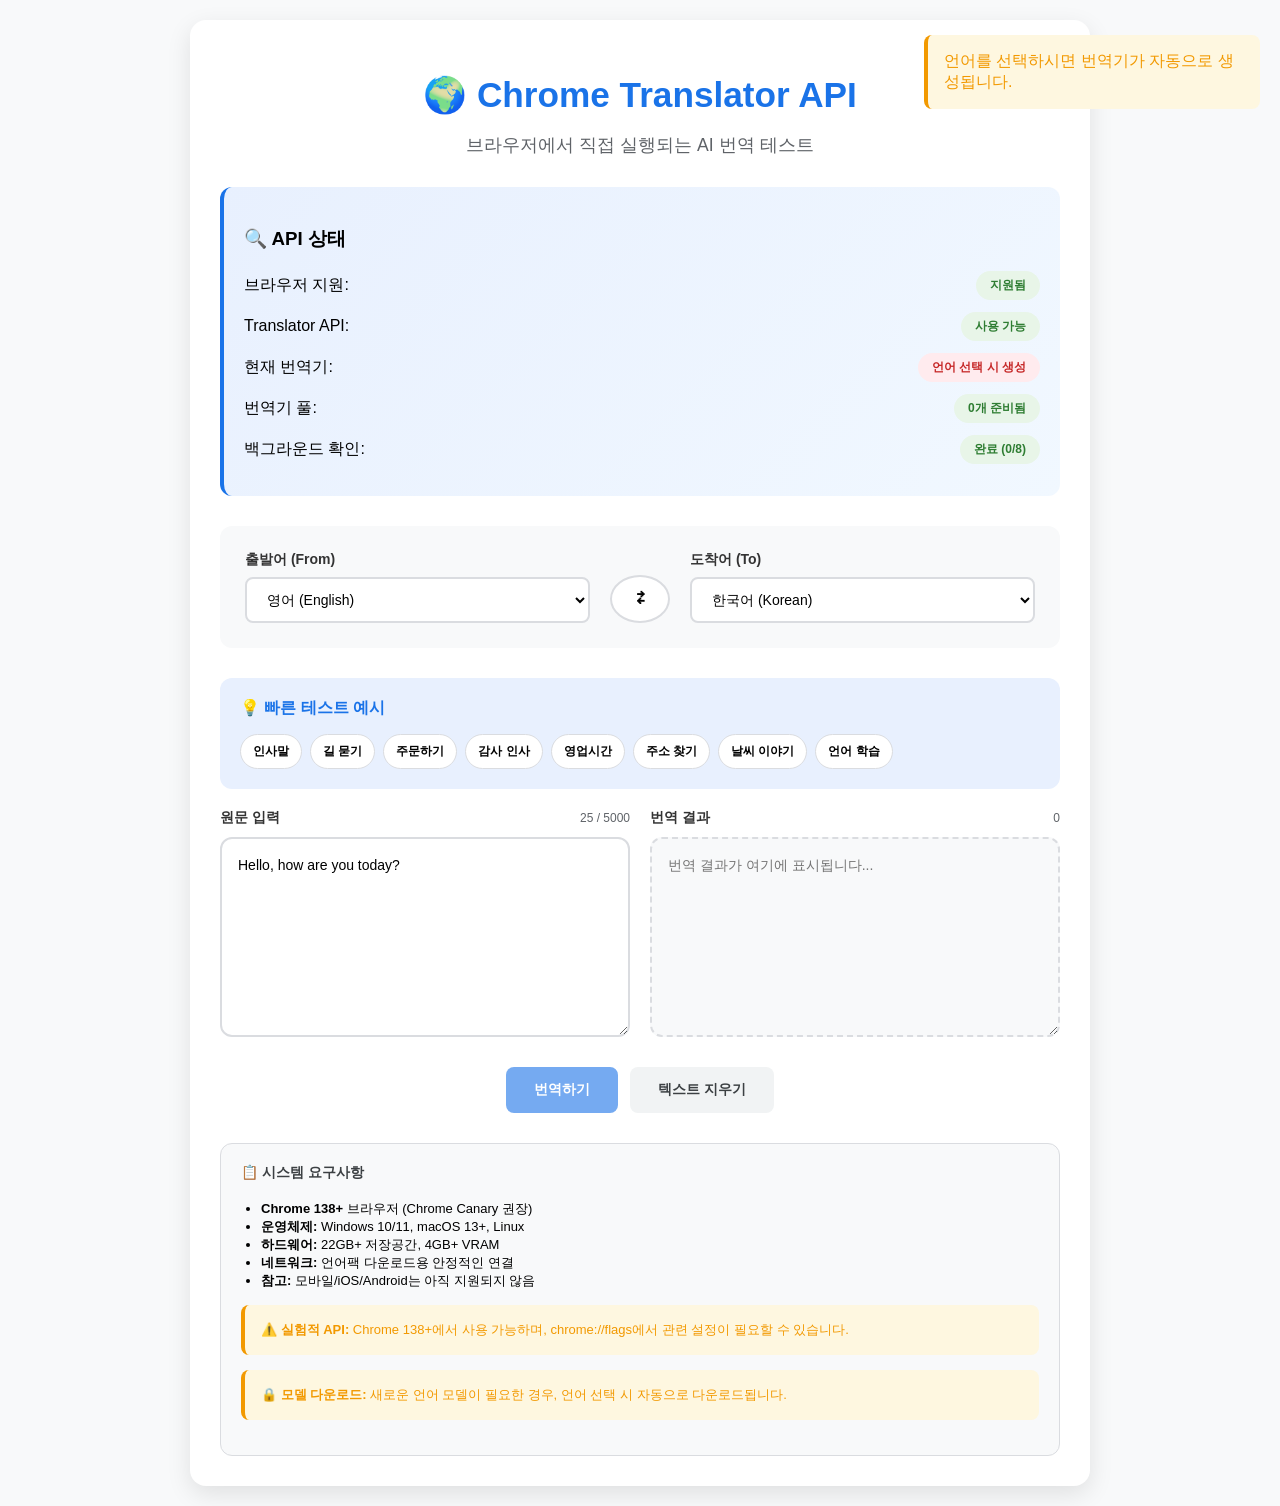
<file: translator-test.html>
<!DOCTYPE html>
<html lang="ko">
<head>
    <meta charset="UTF-8">
    <meta name="viewport" content="width=device-width, initial-scale=1.0">
    <title>Chrome Translator API 테스트</title>
    <style>
        body {
            font-family: 'Segoe UI', Tahoma, Geneva, Verdana, sans-serif;
            max-width: 900px;
            margin: 0 auto;
            padding: 20px;
            background-color: #f8f9fa;
        }
        
        .container {
            background: white;
            border-radius: 16px;
            padding: 30px;
            box-shadow: 0 8px 24px rgba(0, 0, 0, 0.1);
        }
        
        h1 {
            color: #1a73e8;
            text-align: center;
            margin-bottom: 10px;
            font-size: 2.2em;
        }
        
        .subtitle {
            text-align: center;
            color: #5f6368;
            margin-bottom: 30px;
            font-size: 1.1em;
        }
        
        .status-section {
            background: linear-gradient(135deg, #e8f0fe 0%, #f1f8ff 100%);
            border-radius: 12px;
            padding: 20px;
            margin-bottom: 30px;
            border-left: 4px solid #1a73e8;
        }
        
        .status-item {
            display: flex;
            justify-content: space-between;
            align-items: center;
            margin-bottom: 12px;
        }
        
        .status-badge {
            padding: 6px 14px;
            border-radius: 20px;
            font-size: 12px;
            font-weight: 600;
            text-transform: uppercase;
        }
        
        .status-available {
            background: #e8f5e8;
            color: #2e7d32;
        }
        
        .status-unavailable {
            background: #ffebee;
            color: #c62828;
        }
        
        .status-checking {
            background: #fff8e1;
            color: #f57c00;
        }
        
        .language-section {
            display: grid;
            grid-template-columns: 1fr auto 1fr;
            gap: 20px;
            align-items: end;
            margin-bottom: 30px;
            padding: 25px;
            background: #f8f9fa;
            border-radius: 12px;
        }
        
        .language-group {
            display: flex;
            flex-direction: column;
        }
        
        .language-group label {
            font-weight: 600;
            color: #333;
            margin-bottom: 8px;
            font-size: 14px;
        }
        
        select {
            padding: 12px 16px;
            border: 2px solid #dadce0;
            border-radius: 8px;
            font-size: 14px;
            background: white;
            cursor: pointer;
            transition: all 0.3s ease;
        }
        
        select:focus {
            outline: none;
            border-color: #1a73e8;
            box-shadow: 0 0 0 3px rgba(26, 115, 232, 0.1);
        }
        
        .swap-btn {
            width: 48px;
            height: 48px;
            border: 2px solid #dadce0;
            border-radius: 50%;
            background: white;
            cursor: pointer;
            display: flex;
            align-items: center;
            justify-content: center;
            font-size: 18px;
            transition: all 0.3s ease;
        }
        
        .swap-btn:hover {
            background: #f1f3f4;
            transform: rotate(180deg);
        }
        
        .translation-area {
            display: grid;
            grid-template-columns: 1fr 1fr;
            gap: 20px;
            margin-bottom: 30px;
        }
        
        .text-panel {
            display: flex;
            flex-direction: column;
        }
        
        .panel-header {
            display: flex;
            justify-content: space-between;
            align-items: center;
            margin-bottom: 10px;
        }
        
        .panel-title {
            font-weight: 600;
            color: #333;
            font-size: 14px;
        }
        
        .char-count {
            font-size: 12px;
            color: #5f6368;
        }
        
        textarea {
            width: 100%;
            height: 200px;
            padding: 16px;
            border: 2px solid #dadce0;
            border-radius: 12px;
            font-size: 14px;
            resize: vertical;
            font-family: inherit;
            line-height: 1.5;
            box-sizing: border-box;
        }
        
        textarea:focus {
            outline: none;
            border-color: #1a73e8;
            box-shadow: 0 0 0 3px rgba(26, 115, 232, 0.1);
        }
        
        .output-area {
            background: #f8f9fa;
            border: 2px dashed #dadce0;
            color: #5f6368;
        }
        
        .button-group {
            display: flex;
            gap: 12px;
            justify-content: center;
            margin-bottom: 30px;
        }
        
        button {
            padding: 14px 28px;
            border: none;
            border-radius: 8px;
            font-size: 14px;
            font-weight: 600;
            cursor: pointer;
            transition: all 0.3s ease;
            position: relative;
            overflow: hidden;
        }
        
        .btn-primary {
            background: #1a73e8;
            color: white;
        }
        
        .btn-primary:hover:not(:disabled) {
            background: #1557b0;
            transform: translateY(-1px);
            box-shadow: 0 4px 12px rgba(26, 115, 232, 0.3);
        }
        
        .btn-secondary {
            background: #f1f3f4;
            color: #3c4043;
        }
        
        .btn-secondary:hover:not(:disabled) {
            background: #e8eaed;
        }
        
        button:disabled {
            opacity: 0.6;
            cursor: not-allowed;
            transform: none !important;
        }
        
        .loading {
            display: inline-block;
            width: 16px;
            height: 16px;
            border: 2px solid transparent;
            border-top: 2px solid currentColor;
            border-radius: 50%;
            animation: spin 1s linear infinite;
            margin-right: 8px;
        }
        
        @keyframes spin {
            0% { transform: rotate(0deg); }
            100% { transform: rotate(360deg); }
        }
        
        .examples-section {
            background: #e8f0fe;
            border-radius: 12px;
            padding: 20px;
            margin-bottom: 20px;
        }
        
        .examples-title {
            font-weight: 600;
            color: #1a73e8;
            margin-bottom: 15px;
        }
        
        .example-buttons {
            display: flex;
            flex-wrap: wrap;
            gap: 8px;
        }
        
        .example-btn {
            background: white;
            border: 1px solid #dadce0;
            padding: 8px 12px;
            border-radius: 20px;
            font-size: 12px;
            cursor: pointer;
            transition: all 0.2s ease;
        }
        
        .example-btn:hover {
            background: #f1f3f4;
            border-color: #1a73e8;
        }
        
        .error {
            background: #fce8e6;
            color: #d93025;
            padding: 16px;
            border-radius: 8px;
            margin: 15px 0;
            border-left: 4px solid #d93025;
        }
        
        .warning {
            background: #fef7e0;
            color: #f29900;
            padding: 16px;
            border-radius: 8px;
            margin: 15px 0;
            border-left: 4px solid #f29900;
        }
        
        .requirements {
            background: #f8f9fa;
            border-radius: 12px;
            padding: 20px;
            margin-top: 30px;
            font-size: 13px;
            border: 1px solid #dadce0;
        }
        
        .requirements h4 {
            margin-top: 0;
            color: #3c4043;
            font-size: 14px;
        }
        
        .requirements ul {
            margin-bottom: 0;
            padding-left: 20px;
        }
        
        /* 번역기 생성 버튼 제거됨 */
        
        @media (max-width: 768px) {
            .language-section {
                grid-template-columns: 1fr;
                gap: 15px;
            }
            
            .swap-btn {
                justify-self: center;
            }
            
            .translation-area {
                grid-template-columns: 1fr;
            }
            
            .button-group {
                flex-direction: column;
            }
        }
    </style>
</head>
<body>
    <div class="container">
        <h1>🌍 Chrome Translator API</h1>
        <p class="subtitle">브라우저에서 직접 실행되는 AI 번역 테스트</p>
        
        <!-- API 상태 확인 섹션 -->
        <div class="status-section">
            <h3>🔍 API 상태</h3>
            <div class="status-item">
                <span>브라우저 지원:</span>
                <span id="browserStatus" class="status-badge status-checking">확인 중...</span>
            </div>
            <div class="status-item">
                <span>Translator API:</span>
                <span id="apiStatus" class="status-badge status-checking">확인 중...</span>
            </div>
            <div class="status-item">
                <span>현재 번역기:</span>
                <span id="translatorStatus" class="status-badge status-unavailable">비활성</span>
            </div>
            <div class="status-item">
                <span>번역기 풀:</span>
                <span id="poolStatus" class="status-badge status-checking">준비 중...</span>
            </div>
            <div class="status-item">
                <span>백그라운드 확인:</span>
                <span id="autoCreationStatus" class="status-badge status-checking">준비 중...</span>
            </div>
        </div>
        
        <!-- 언어 선택 섹션 -->
        <div class="language-section">
            <div class="language-group">
                <label for="sourceLanguage">출발어 (From)</label>
                <select id="sourceLanguage">
                    <option value="ko">한국어 (Korean)</option>
                    <option value="en" selected>영어 (English)</option>
                    <option value="zh">중국어 간체 (Chinese Simplified)</option>
                    <option value="zh-TW">중국어 번체 (Chinese Traditional)</option>
                    <option value="ja">일본어 (Japanese)</option>
                    <option value="es">스페인어 (Spanish)</option>
                    <option value="fr">프랑스어 (French)</option>
                    <option value="de">독일어 (German)</option>
                    <option value="ru">러시아어 (Russian)</option>
                    <option value="pt">포르투갈어 (Portuguese)</option>
                    <option value="it">이탈리아어 (Italian)</option>
                    <option value="ar">아랍어 (Arabic)</option>
                </select>
            </div>
            
            <button class="swap-btn" id="swapBtn" title="언어 교체">⇄</button>
            
            <div class="language-group">
                <label for="targetLanguage">도착어 (To)</label>
                <select id="targetLanguage">
                    <option value="ko" selected>한국어 (Korean)</option>
                    <option value="en">영어 (English)</option>
                    <option value="zh">중국어 간체 (Chinese Simplified)</option>
                    <option value="zh-TW">중국어 번체 (Chinese Traditional)</option>
                    <option value="ja">일본어 (Japanese)</option>
                    <option value="es">스페인어 (Spanish)</option>
                    <option value="fr">프랑스어 (French)</option>
                    <option value="de">독일어 (German)</option>
                    <option value="ru">러시아어 (Russian)</option>
                    <option value="pt">포르투갈어 (Portuguese)</option>
                    <option value="it">이탈리아어 (Italian)</option>
                    <option value="ar">아랍어 (Arabic)</option>
                </select>
            </div>
        </div>
        
        <!-- 예시 문장 섹션 -->
        <div class="examples-section">
            <div class="examples-title">💡 빠른 테스트 예시</div>
            <div class="example-buttons">
                <button class="example-btn" data-text="Hello, how are you today?">인사말</button>
                <button class="example-btn" data-text="Where is the nearest restaurant?">길 묻기</button>
                <button class="example-btn" data-text="I would like to order a coffee, please.">주문하기</button>
                <button class="example-btn" data-text="Thank you very much for your help.">감사 인사</button>
                <button class="example-btn" data-text="What time does the store close?">영업시간</button>
                <button class="example-btn" data-text="Can you help me find this address?">주소 찾기</button>
                <button class="example-btn" data-text="The weather is beautiful today.">날씨 이야기</button>
                <button class="example-btn" data-text="I'm learning a new language.">언어 학습</button>
            </div>
        </div>
        
        <!-- 번역 영역 -->
        <div class="translation-area">
            <div class="text-panel">
                <div class="panel-header">
                    <span class="panel-title">원문 입력</span>
                    <span class="char-count" id="inputCount">0 / 5000</span>
                </div>
                <textarea 
                    id="inputText" 
                    placeholder="번역할 텍스트를 입력하세요..."
                    maxlength="5000"
                >Hello, how are you today?</textarea>
            </div>
            
            <div class="text-panel">
                <div class="panel-header">
                    <span class="panel-title">번역 결과</span>
                    <span class="char-count" id="outputCount">0</span>
                </div>
                <textarea 
                    id="outputText" 
                    class="output-area"
                    placeholder="번역 결과가 여기에 표시됩니다..."
                    readonly
                ></textarea>
            </div>
        </div>
        
        <!-- 버튼 그룹 -->
        <div class="button-group">
            <button id="translateBtn" class="btn-primary" disabled>번역하기</button>
            <button id="clearBtn" class="btn-secondary">텍스트 지우기</button>
        </div>
        
        <!-- 시스템 요구사항 안내 -->
        <div class="requirements">
            <h4>📋 시스템 요구사항</h4>
            <ul>
                <li><strong>Chrome 138+</strong> 브라우저 (Chrome Canary 권장)</li>
                <li><strong>운영체제:</strong> Windows 10/11, macOS 13+, Linux</li>
                <li><strong>하드웨어:</strong> 22GB+ 저장공간, 4GB+ VRAM</li>
                <li><strong>네트워크:</strong> 언어팩 다운로드용 안정적인 연결</li>
                <li><strong>참고:</strong> 모바일/iOS/Android는 아직 지원되지 않음</li>
            </ul>
            <div class="warning" style="margin-top: 15px;">
                <strong>⚠️ 실험적 API:</strong> Chrome 138+에서 사용 가능하며, chrome://flags에서 관련 설정이 필요할 수 있습니다.
            </div>
            <div class="warning" style="margin-top: 10px;">
                <strong>🔒 모델 다운로드:</strong> 새로운 언어 모델이 필요한 경우, 언어 선택 시 자동으로 다운로드됩니다.
            </div>
        </div>
    </div>

    <script>
        // 전역 변수
        let translator = null;
        let translatorPool = new Map(); // 번역기 풀: 'source-target' -> translator 인스턴스
        let isTranslating = false;
        let currentSourceLang = 'en';
        let currentTargetLang = 'ko';
        let autoCreationInProgress = false;
        
        // 우선순위별 언어 쌍 정의 (자동 생성할 순서)
        const priorityLanguagePairs = [
            { source: 'en', target: 'ko', priority: 1, name: '영어→한국어' },
            { source: 'ko', target: 'en', priority: 1, name: '한국어→영어' },
            { source: 'ko', target: 'ja', priority: 2, name: '한국어→일본어' },
            { source: 'ja', target: 'ko', priority: 2, name: '일본어→한국어' },
            { source: 'ko', target: 'zh', priority: 3, name: '한국어→중국어' },
            { source: 'zh', target: 'ko', priority: 3, name: '중국어→한국어' },
            { source: 'en', target: 'ja', priority: 4, name: '영어→일본어' },
            { source: 'ja', target: 'en', priority: 4, name: '일본어→영어' }
        ];
        
        // DOM 요소 참조
        const elements = {
            browserStatus: document.getElementById('browserStatus'),
            apiStatus: document.getElementById('apiStatus'),
            translatorStatus: document.getElementById('translatorStatus'),
            poolStatus: document.getElementById('poolStatus'),
            autoCreationStatus: document.getElementById('autoCreationStatus'),
            sourceLanguage: document.getElementById('sourceLanguage'),
            targetLanguage: document.getElementById('targetLanguage'),
            swapBtn: document.getElementById('swapBtn'),
            inputText: document.getElementById('inputText'),
            outputText: document.getElementById('outputText'),
            inputCount: document.getElementById('inputCount'),
            outputCount: document.getElementById('outputCount'),
            translateBtn: document.getElementById('translateBtn'),
            clearBtn: document.getElementById('clearBtn')
        };
        
        // 상태 업데이트 함수
        function updateStatus(element, status, text) {
            element.className = `status-badge status-${status}`;
            element.textContent = text;
        }
        
        // 로그 출력 함수
        function log(message, type = 'info') {
            const timestamp = new Date().toLocaleTimeString();
            const logMessage = `[${timestamp}] ${message}`;
            console.log(logMessage);
            
            if (type === 'error') {
                showNotification(message, 'error');
            } else if (type === 'warning') {
                showNotification(message, 'warning');
            }
        }
        
        // 알림 표시 함수
        function showNotification(message, type = 'info') {
            // 기존 알림 제거
            const existing = document.querySelector('.notification');
            if (existing) existing.remove();
            
            const notification = document.createElement('div');
            notification.className = type;
            notification.textContent = message;
            notification.style.position = 'fixed';
            notification.style.top = '20px';
            notification.style.right = '20px';
            notification.style.zIndex = '1000';
            notification.style.maxWidth = '300px';
            notification.classList.add('notification');
            
            document.body.appendChild(notification);
            
            setTimeout(() => {
                if (notification.parentNode) {
                    notification.parentNode.removeChild(notification);
                }
            }, 5000);
        }
        
        // 번역기 가용성 확인
        async function checkTranslatorAvailability(sourceLanguage, targetLanguage) {
            try {
                // Translator.availability 메서드가 있는지 확인
                if (typeof Translator.availability === 'function') {
                    const availability = await Translator.availability({
                        sourceLanguage: sourceLanguage,
                        targetLanguage: targetLanguage
                    });
                    return availability;
                } else {
                    // availability 메서드가 없으면 기본값 반환
                    return 'available';
                }
            } catch (error) {
                console.warn('가용성 확인 실패:', error);
                return 'unknown';
            }
        }

        // 브라우저 지원 확인
        function checkBrowserSupport() {
            log('브라우저 지원 확인 중...');
            
           if (!'Translator' in self) {
                updateStatus(elements.browserStatus, 'unavailable', '미지원');
                log('Translator API를 찾을 수 없습니다. Chrome 138+ 및 적절한 설정이 필요합니다.', 'error');
                return false;
            }

                
            updateStatus(elements.browserStatus, 'available', '지원됨');
            updateStatus(elements.apiStatus, 'available', '사용 가능');

            log('브라우저가 Translator API를 지원합니다.');
            return true;
        }
        
        // 번역기 풀에서 번역기 가져오기 또는 생성
        function getTranslatorKey(source, target) {
            return `${source}-${target}`;
        }
        
        // 단일 번역기 생성 (풀 관리용)
        async function createSingleTranslator(sourceLanguage, targetLanguage, isAutoCreation = false) {
            try {
                const key = getTranslatorKey(sourceLanguage, targetLanguage);
                
                if (!isAutoCreation) {
                    log(`번역기 생성 중: ${sourceLanguage} → ${targetLanguage}`);
                }
                
                const newTranslator = await Translator.create({
                    sourceLanguage: sourceLanguage,
                    targetLanguage: targetLanguage,
                    monitor(m) {
                        m.addEventListener('downloadprogress', (e) => {
                            console.log(`Downloaded ${e.loaded * 100}% for ${sourceLanguage} → ${targetLanguage}`);
                        });
                    },
                });
                
                if (newTranslator) {
                    translatorPool.set(key, newTranslator);
                    if (!isAutoCreation) {
                        log(`번역기 생성 완료: ${sourceLanguage} → ${targetLanguage}`);
                    }
                    return newTranslator;
                } else {
                    throw new Error('번역기 생성 실패');
                }
            } catch (error) {
                log(`번역기 생성 실패 (${sourceLanguage} → ${targetLanguage}): ${error.message}`, isAutoCreation ? 'info' : 'error');
                return null;
            }
        }
        
        // 백그라운드 생성 함수 제거됨 - initializeAllTranslators에서 처리
        
        // 활성 번역기 설정 (풀에서 선택)
        function setActiveTranslator() {
            const sourceLanguage = elements.sourceLanguage.value;
            const targetLanguage = elements.targetLanguage.value;
            const key = getTranslatorKey(sourceLanguage, targetLanguage);
            
            if (translatorPool.has(key)) {
                translator = translatorPool.get(key);
                currentSourceLang = sourceLanguage;
                currentTargetLang = targetLanguage;
                updateStatus(elements.translatorStatus, 'available', `${sourceLanguage} → ${targetLanguage} (풀에서)`);
                elements.translateBtn.disabled = false;
                elements.createTranslatorBtn.textContent = '번역기 전환됨';
                elements.createTranslatorBtn.disabled = true;
                
                // 3초 후 버튼 복구
                setTimeout(() => {
                    elements.createTranslatorBtn.textContent = '번역기 생성';
                    elements.createTranslatorBtn.disabled = false;
                }, 3000);
                
                log(`풀에서 번역기 활성화: ${sourceLanguage} → ${targetLanguage}`);
                return true;
            }
            return false;
        }
        
        // 번역기 생성 함수 제거 - 자동 생성으로 대체됨
        
        // 언어 변경 시 자동 번역기 생성 (사용자 제스처)
        async function checkLanguageChange() {
            const newSource = elements.sourceLanguage.value;
            const newTarget = elements.targetLanguage.value;
            
            // 같은 언어면 무시
            if (newSource === newTarget) {
                updateStatus(elements.translatorStatus, 'unavailable', '같은 언어');
                elements.translateBtn.disabled = true;
                showNotification('출발어와 도착어가 같습니다. 다른 언어를 선택해주세요.', 'warning');
                return;
            }
            
            // 풀에서 해당 번역기가 있는지 확인하고 전환
            if (setActiveTranslator()) {
                log(`번역기 전환: ${newSource} → ${newTarget}`);
                return; // 풀에서 성공적으로 활성화됨
            }
            
            // 풀에 없으면 즉시 자동 생성 (언어 변경은 사용자 제스처)
            log(`번역기(${newSource} → ${newTarget})를 자동 생성합니다...`);
            updateStatus(elements.translatorStatus, 'checking', '생성 중...');
            elements.translateBtn.disabled = true;
            
            try {
                const availability = await checkTranslatorAvailability(newSource, newTarget);
                log(`가용성 상태: ${availability}`);
                
                if (availability === 'unavailable') {
                    throw new Error('이 언어 쌍은 현재 지원되지 않습니다.');
                }
                
                if (availability === 'downloadable') {
                    showNotification(`모델 다운로드가 시작됩니다... (${newSource} → ${newTarget})`, 'warning');
                } else if (availability === 'downloading') {
                    showNotification(`모델 다운로드 중입니다... (${newSource} → ${newTarget})`, 'warning');
                }
                
                // 언어 변경은 사용자 제스처이므로 어떤 상태든 생성 시도
                const newTranslator = await createSingleTranslator(newSource, newTarget, false);
                
                if (newTranslator) {
                    translator = newTranslator;
                    currentSourceLang = newSource;
                    currentTargetLang = newTarget;
                    updateStatus(elements.translatorStatus, 'available', `${newSource} → ${newTarget}`);
                    elements.translateBtn.disabled = false;
                    showNotification(`번역기(${newSource} → ${newTarget})가 준비되었습니다!`);
                    
                    // 풀 상태 업데이트
                    updateStatus(elements.poolStatus, 'available', `${translatorPool.size}개 준비됨`);
                } else {
                    throw new Error('번역기 생성 실패');
                }
                
            } catch (error) {
                updateStatus(elements.translatorStatus, 'unavailable', '생성 실패');
                elements.translateBtn.disabled = true;
                log(`번역기 생성 실패 (${newSource} → ${newTarget}): ${error.message}`, 'error');
                
                let message = '번역기 생성에 실패했습니다.';
                if (error.message.includes('user gesture')) {
                    message = '모델 다운로드를 위해 다시 언어를 선택해주세요.';
                } else if (error.message.includes('지원되지 않습니다')) {
                    message = '이 언어 쌍은 지원되지 않습니다.';
                }
                
                showNotification(`${newSource} → ${newTarget}: ${message}`, 'error');
            }
        }
        
        // 텍스트 번역
        async function translateText() {
            if (!translator || isTranslating) {
                return;
            }
            
            const inputText = elements.inputText.value.trim();
            if (!inputText) {
                log('번역할 텍스트를 입력해주세요.', 'warning');
                return;
            }
            
            try {
                isTranslating = true;
                elements.translateBtn.disabled = true;
                elements.translateBtn.innerHTML = '<span class="loading"></span>번역 중...';
                elements.outputText.value = '번역 중...';
                
                log(`번역 시작: "${inputText}"`);
                
                const result = await translator.translate(inputText);
                
                elements.outputText.value = result;
                updateCharCount();
                
                log('번역 완료');
                showNotification('번역이 완료되었습니다!');
                
            } catch (error) {
                elements.outputText.value = `번역 오류: ${error.message}`;
                log(`번역 중 오류: ${error.message}`, 'error');
            } finally {
                isTranslating = false;
                elements.translateBtn.disabled = false;
                elements.translateBtn.textContent = '번역하기';
            }
        }
        
        // 언어 교체
        function swapLanguages() {
            const sourceValue = elements.sourceLanguage.value;
            const targetValue = elements.targetLanguage.value;
            
            elements.sourceLanguage.value = targetValue;
            elements.targetLanguage.value = sourceValue;
            
            checkLanguageChange();
            log(`언어 교체: ${targetValue} → ${sourceValue}`);
        }
        
        // 텍스트 지우기
        function clearText() {
            elements.inputText.value = '';
            elements.outputText.value = '';
            updateCharCount();
            log('텍스트를 지웠습니다.');
        }
        
        // 문자 수 업데이트
        function updateCharCount() {
            const inputLength = elements.inputText.value.length;
            const outputLength = elements.outputText.value.length;
            
            elements.inputCount.textContent = `${inputLength} / 5000`;
            elements.outputCount.textContent = outputLength.toString();
            
            // 글자 수 제한 경고
            if (inputLength > 4500) {
                elements.inputCount.style.color = '#d93025';
            } else {
                elements.inputCount.style.color = '#5f6368';
            }
        }
        
        // 예시 텍스트 삽입
        function insertExampleText(text) {
            elements.inputText.value = text;
            updateCharCount();
        }
        
        // 이벤트 리스너 등록
        elements.translateBtn.addEventListener('click', translateText);
        elements.clearBtn.addEventListener('click', clearText);
        elements.swapBtn.addEventListener('click', swapLanguages);
        
        // 언어 선택 변경 감지
        elements.sourceLanguage.addEventListener('change', checkLanguageChange);
        elements.targetLanguage.addEventListener('change', checkLanguageChange);
        
        // 텍스트 입력 감지
        elements.inputText.addEventListener('input', updateCharCount);
        
        // Enter 키로 번역 (Ctrl+Enter)
        elements.inputText.addEventListener('keydown', (e) => {
            if (e.ctrlKey && e.key === 'Enter') {
                e.preventDefault();
                translateText();
            }
        });
        
        // 예시 버튼 이벤트
        document.querySelectorAll('.example-btn').forEach(btn => {
            btn.addEventListener('click', () => {
                const text = btn.dataset.text;
                insertExampleText(text);
            });
        });
        
        // 적극적 자동 초기화 - 모든 우선순위 언어쌍 생성 시도
        async function initializeAllTranslators() {
            log('모든 번역기 자동 초기화를 시작합니다...');
            updateStatus(elements.poolStatus, 'checking', '초기화 중...');
            
            // 우선순위별로 정렬된 모든 언어쌍
            const sortedPairs = [...priorityLanguagePairs].sort((a, b) => a.priority - b.priority);
            let initializedCount = 0;
            let activeTranslatorSet = false;
            
            for (let i = 0; i < sortedPairs.length; i++) {
                const pair = sortedPairs[i];
                
                try {
                    updateStatus(elements.autoCreationStatus, 'checking', 
                        `${i + 1}/${sortedPairs.length} (${pair.name})`);
                    
                    const availability = await checkTranslatorAvailability(pair.source, pair.target);
                    log(`${pair.name} 가용성: ${availability}`);
                    
                    // available인 경우에만 자동 생성 (사용자 제스처 불필요)
                    if (availability === 'available') {
                        const translatorInstance = await createSingleTranslator(pair.source, pair.target, true);
                        
                        if (translatorInstance) {
                            initializedCount++;
                            
                            // 첫 번째 성공한 번역기를 기본 활성화
                            if (!activeTranslatorSet) {
                                translator = translatorInstance;
                                currentSourceLang = pair.source;
                                currentTargetLang = pair.target;
                                updateStatus(elements.translatorStatus, 'available', `${pair.source} → ${pair.target}`);
                                elements.translateBtn.disabled = false;
                                
                                // UI 언어 선택을 현재 번역기에 맞춤
                                elements.sourceLanguage.value = pair.source;
                                elements.targetLanguage.value = pair.target;
                                
                                log(`기본 번역기 활성화: ${pair.name}`);
                                showNotification(`${pair.name} 번역기가 준비되었습니다!`);
                                activeTranslatorSet = true;
                            }
                        }
                    } else if (availability === 'downloadable') {
                        log(`${pair.name}: 다운로드 필요 (언어 변경 시 자동 생성됨)`);
                    } else if (availability === 'downloading') {
                        log(`${pair.name}: 다운로드 중 (완료 후 사용 가능)`);
                    } else {
                        log(`${pair.name}: 지원되지 않음`);
                    }
                    
                    // CPU 부하 방지
                    await new Promise(resolve => setTimeout(resolve, 100));
                    
                } catch (error) {
                    log(`${pair.name} 초기화 실패: ${error.message}`);
                }
            }
            
            // 최종 상태 업데이트
            updateStatus(elements.poolStatus, 'available', `${translatorPool.size}개 준비됨`);
            updateStatus(elements.autoCreationStatus, 'available', `완료 (${initializedCount}/${sortedPairs.length})`);
            
            if (!activeTranslatorSet) {
                log('즉시 사용 가능한 번역기가 없습니다. 언어 선택 시 자동으로 생성됩니다.');
                updateStatus(elements.translatorStatus, 'unavailable', '언어 선택 시 생성');
                showNotification('언어를 선택하시면 번역기가 자동으로 생성됩니다.', 'warning');
            } else {
                log(`번역기 자동 초기화 완료: ${translatorPool.size}개 준비됨`);
            }
        }

        // 페이지 로드 시 초기화
        document.addEventListener('DOMContentLoaded', async () => {
            log('Chrome Translator API 테스트 앱을 시작합니다.');
            updateCharCount();
            
            // 브라우저 지원 확인
            if (checkBrowserSupport()) {
                // 모든 번역기 자동 초기화 (사용 가능한 모델만)
                await initializeAllTranslators();
            }
        });
        
        // 페이지 언로드 시 번역기 정리
        window.addEventListener('beforeunload', () => {
            // 모든 번역기 풀 정리
            translatorPool.forEach(async (translator, key) => {
                try {
                    await translator.destroy();
                } catch (e) {
                    console.warn(`번역기 정리 실패 (${key}):`, e);
                }
            });
            
            // 현재 활성 번역기도 정리 (풀에 없는 경우를 위해)
            if (translator && !translatorPool.has(getTranslatorKey(currentSourceLang, currentTargetLang))) {
                translator.destroy().catch(console.warn);
            }
        });
    </script>
</body>
</html>
</file>
